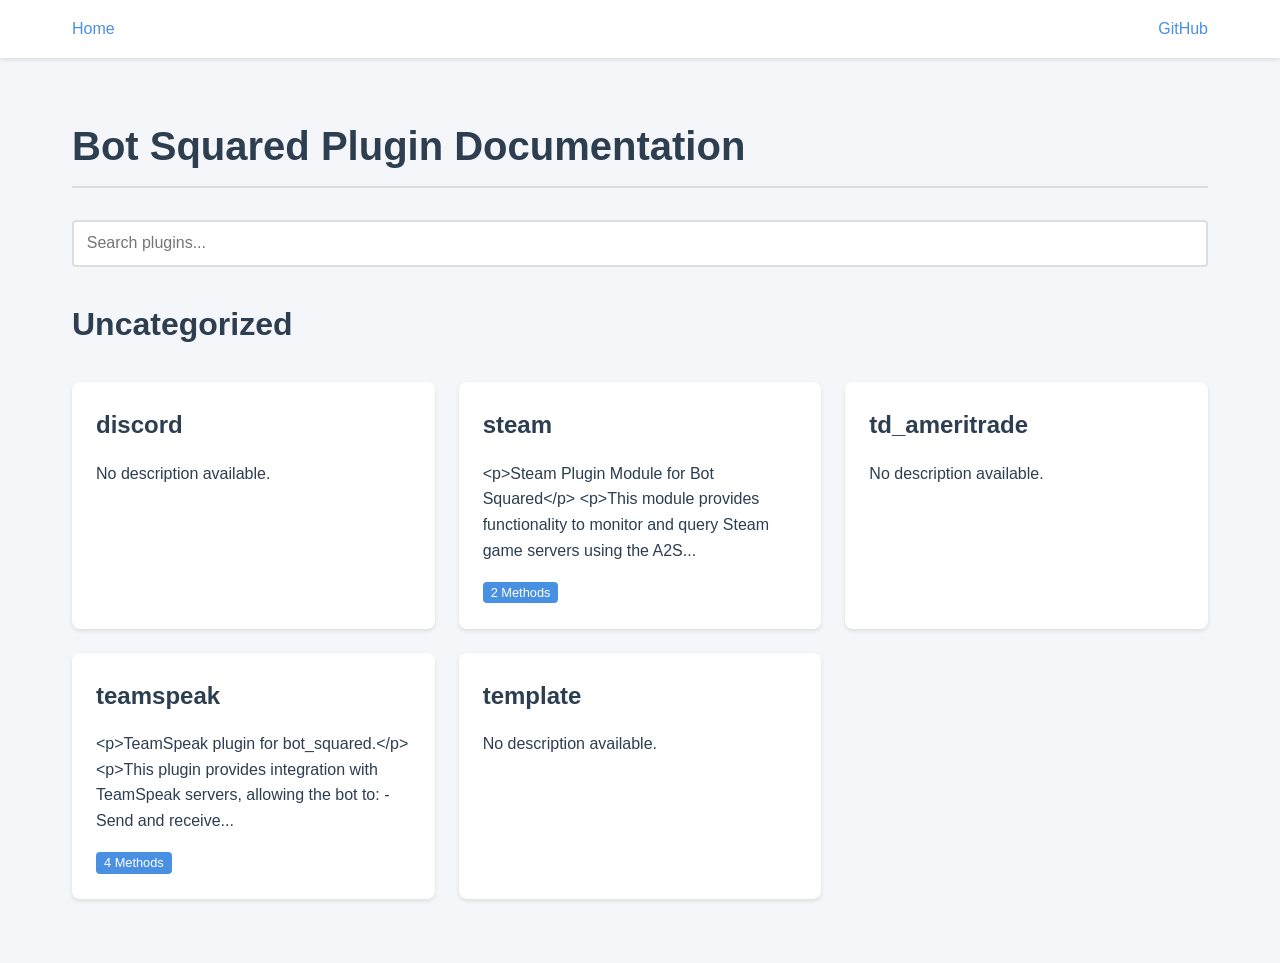
<file: docs/index.html>
<!DOCTYPE html>
<html lang="en">
<head>
    <meta charset="UTF-8">
    <meta name="viewport" content="width=device-width, initial-scale=1.0">
    <title>Bot Squared Plugin Documentation</title>
    <link rel="stylesheet" href="static/pygments.css">
    <style>
        :root {
            --primary-color: #4a90e2;
            --secondary-color: #2c3e50;
            --background-color: #f5f6fa;
            --text-color: #2c3e50;
            --border-color: #dcdde1;
            --code-background: #2f3640;
        }

        * {
            margin: 0;
            padding: 0;
            box-sizing: border-box;
        }

        body {
            font-family: -apple-system, BlinkMacSystemFont, 'Segoe UI', Roboto, Oxygen, Ubuntu, Cantarell, 'Open Sans', 'Helvetica Neue', sans-serif;
            line-height: 1.6;
            color: var(--text-color);
            background-color: var(--background-color);
        }

        .container {
            max-width: 1200px;
            margin: 0 auto;
            padding: 2rem;
        }

        header {
            background-color: white;
            box-shadow: 0 2px 4px rgba(0,0,0,0.1);
            padding: 1rem 0;
            position: sticky;
            top: 0;
            z-index: 100;
        }

        nav {
            max-width: 1200px;
            margin: 0 auto;
            padding: 0 2rem;
            display: flex;
            justify-content: space-between;
            align-items: center;
        }

        nav a {
            color: var(--primary-color);
            text-decoration: none;
            font-weight: 500;
        }

        nav a:hover {
            text-decoration: underline;
        }

        h1, h2, h3, h4, h5, h6 {
            color: var(--secondary-color);
            margin: 1.5rem 0 1rem;
        }

        h1 {
            font-size: 2.5rem;
            border-bottom: 2px solid var(--border-color);
            padding-bottom: 0.5rem;
        }

        h2 {
            font-size: 2rem;
        }

        h3 {
            font-size: 1.5rem;
        }

        p {
            margin-bottom: 1rem;
        }

        code {
            font-family: 'Fira Code', 'Courier New', Courier, monospace;
            background-color: var(--code-background);
            color: #fff;
            padding: 0.2rem 0.4rem;
            border-radius: 4px;
            font-size: 0.9em;
        }

        pre {
            background-color: var(--code-background);
            padding: 1rem;
            border-radius: 8px;
            overflow-x: auto;
            margin: 1rem 0;
        }

        .card {
            background-color: white;
            border-radius: 8px;
            box-shadow: 0 2px 4px rgba(0,0,0,0.1);
            padding: 1.5rem;
            margin-bottom: 1.5rem;
        }

        .method {
            border-left: 4px solid var(--primary-color);
            padding-left: 1rem;
            margin: 1.5rem 0;
        }

        .argument {
            margin-left: 1.5rem;
            padding: 0.5rem 0;
        }

        .search-container {
            margin: 2rem 0;
        }

        #search {
            width: 100%;
            padding: 0.8rem;
            font-size: 1rem;
            border: 2px solid var(--border-color);
            border-radius: 4px;
            outline: none;
        }

        #search:focus {
            border-color: var(--primary-color);
        }

        .plugin-grid {
            display: grid;
            grid-template-columns: repeat(auto-fill, minmax(300px, 1fr));
            gap: 1.5rem;
            margin: 2rem 0;
        }

        .plugin-card {
            background-color: white;
            border-radius: 8px;
            box-shadow: 0 2px 4px rgba(0,0,0,0.1);
            padding: 1.5rem;
            transition: transform 0.2s;
        }

        .plugin-card:hover {
            transform: translateY(-4px);
        }

        .plugin-card h3 {
            margin-top: 0;
        }

        .plugin-card p {
            color: #666;
            margin: 0.5rem 0;
        }

        table {
            width: 100%;
            border-collapse: collapse;
            margin: 1rem 0;
        }

        th, td {
            padding: 0.8rem;
            text-align: left;
            border-bottom: 1px solid var(--border-color);
        }

        th {
            background-color: #f8f9fa;
            font-weight: 600;
        }

        @media (max-width: 768px) {
            .container {
                padding: 1rem;
            }

            nav {
                padding: 0 1rem;
            }

            .plugin-grid {
                grid-template-columns: 1fr;
            }
        }
    </style>
    
</head>
<body>
    <header>
        <nav>
            <a href="index.html">Home</a>
            <div>
                <a href="https://github.com/spi3/bot_squared" target="_blank">GitHub</a>
            </div>
        </nav>
    </header>

    <div class="container">
        
<h1>Bot Squared Plugin Documentation</h1>

<div class="search-container">
    <input type="text" id="search" placeholder="Search plugins...">
</div>


<section>
    <h2>Uncategorized</h2>
    <div class="plugin-grid">
        
        <a href="plugins/discord.html" class="plugin-card" style="text-decoration: none; color: inherit;">
            <h3>discord</h3>
            No description available.
            <div style="margin-top: 1rem;">
                
                
            </div>
        </a>
        
        <a href="plugins/steam.html" class="plugin-card" style="text-decoration: none; color: inherit;">
            <h3>steam</h3>
            &lt;p&gt;Steam Plugin Module for Bot Squared&lt;/p&gt;

&lt;p&gt;This module provides functionality to monitor and query Steam game servers using the A2S...
            <div style="margin-top: 1rem;">
                
                <span class="badge" style="background-color: var(--primary-color); color: white; padding: 0.2rem 0.5rem; border-radius: 4px; font-size: 0.8em; margin-right: 0.5rem;">
                    2 Methods
                </span>
                
                
            </div>
        </a>
        
        <a href="plugins/td_ameritrade.html" class="plugin-card" style="text-decoration: none; color: inherit;">
            <h3>td_ameritrade</h3>
            No description available.
            <div style="margin-top: 1rem;">
                
                
            </div>
        </a>
        
        <a href="plugins/teamspeak.html" class="plugin-card" style="text-decoration: none; color: inherit;">
            <h3>teamspeak</h3>
            &lt;p&gt;TeamSpeak plugin for bot_squared.&lt;/p&gt;

&lt;p&gt;This plugin provides integration with TeamSpeak servers, allowing the bot to:
- Send and receive...
            <div style="margin-top: 1rem;">
                
                <span class="badge" style="background-color: var(--primary-color); color: white; padding: 0.2rem 0.5rem; border-radius: 4px; font-size: 0.8em; margin-right: 0.5rem;">
                    4 Methods
                </span>
                
                
            </div>
        </a>
        
        <a href="plugins/template.html" class="plugin-card" style="text-decoration: none; color: inherit;">
            <h3>template</h3>
            No description available.
            <div style="margin-top: 1rem;">
                
                
            </div>
        </a>
        
    </div>
</section>


    </div>

    <script>
        // Add search functionality
        document.addEventListener('DOMContentLoaded', function() {
            const searchInput = document.getElementById('search');
            if (searchInput) {
                searchInput.addEventListener('input', function(e) {
                    const searchTerm = e.target.value.toLowerCase();
                    const plugins = document.querySelectorAll('.plugin-card');
                    
                    plugins.forEach(plugin => {
                        const title = plugin.querySelector('h3').textContent.toLowerCase();
                        const description = plugin.querySelector('p').textContent.toLowerCase();
                        
                        if (title.includes(searchTerm) || description.includes(searchTerm)) {
                            plugin.style.display = '';
                        } else {
                            plugin.style.display = 'none';
                        }
                    });
                });
            }
        });
    </script>
    
</body>
</html>
</file>
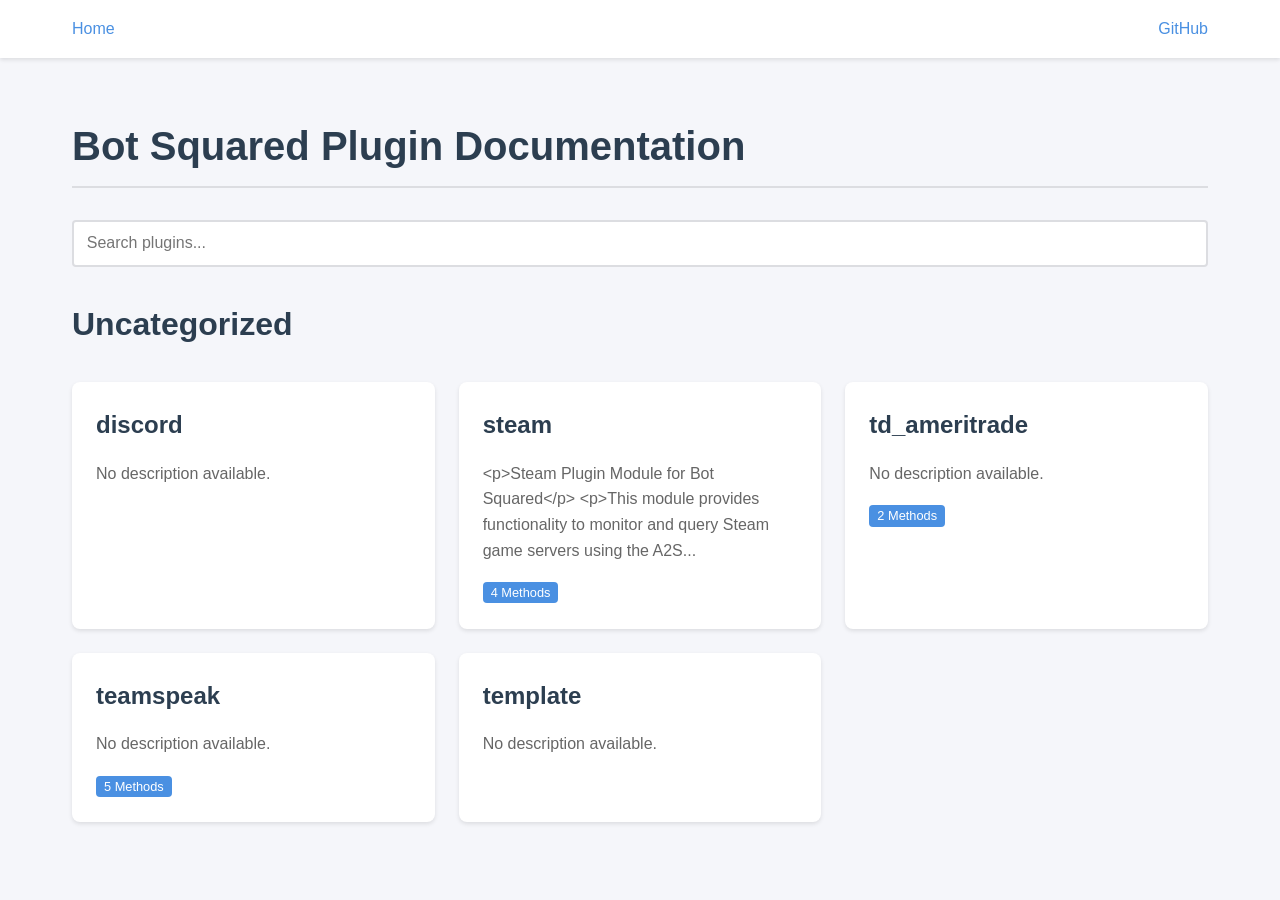
<file: documentation/plugins/index.html>
<!DOCTYPE html>
<html lang="en">
<head>
    <meta charset="UTF-8">
    <meta name="viewport" content="width=device-width, initial-scale=1.0">
    <title>Bot Squared Plugin Documentation</title>
    <link rel="stylesheet" href="static/pygments.css">
    <style>
        :root {
            --primary-color: #4a90e2;
            --secondary-color: #2c3e50;
            --background-color: #f5f6fa;
            --text-color: #2c3e50;
            --border-color: #dcdde1;
            --code-background: #2f3640;
        }

        * {
            margin: 0;
            padding: 0;
            box-sizing: border-box;
        }

        body {
            font-family: -apple-system, BlinkMacSystemFont, 'Segoe UI', Roboto, Oxygen, Ubuntu, Cantarell, 'Open Sans', 'Helvetica Neue', sans-serif;
            line-height: 1.6;
            color: var(--text-color);
            background-color: var(--background-color);
        }

        .container {
            max-width: 1200px;
            margin: 0 auto;
            padding: 2rem;
        }

        header {
            background-color: white;
            box-shadow: 0 2px 4px rgba(0,0,0,0.1);
            padding: 1rem 0;
            position: sticky;
            top: 0;
            z-index: 100;
        }

        nav {
            max-width: 1200px;
            margin: 0 auto;
            padding: 0 2rem;
            display: flex;
            justify-content: space-between;
            align-items: center;
        }

        nav a {
            color: var(--primary-color);
            text-decoration: none;
            font-weight: 500;
        }

        nav a:hover {
            text-decoration: underline;
        }

        h1, h2, h3, h4, h5, h6 {
            color: var(--secondary-color);
            margin: 1.5rem 0 1rem;
        }

        h1 {
            font-size: 2.5rem;
            border-bottom: 2px solid var(--border-color);
            padding-bottom: 0.5rem;
        }

        h2 {
            font-size: 2rem;
        }

        h3 {
            font-size: 1.5rem;
        }

        p {
            margin-bottom: 1rem;
        }

        code {
            font-family: 'Fira Code', 'Courier New', Courier, monospace;
            background-color: var(--code-background);
            color: #fff;
            padding: 0.2rem 0.4rem;
            border-radius: 4px;
            font-size: 0.9em;
        }

        pre {
            background-color: var(--code-background);
            padding: 1rem;
            border-radius: 8px;
            overflow-x: auto;
            margin: 1rem 0;
        }

        .card {
            background-color: white;
            border-radius: 8px;
            box-shadow: 0 2px 4px rgba(0,0,0,0.1);
            padding: 1.5rem;
            margin-bottom: 1.5rem;
        }

        .method {
            border-left: 4px solid var(--primary-color);
            padding-left: 1rem;
            margin: 1.5rem 0;
        }

        .argument {
            margin-left: 1.5rem;
            padding: 0.5rem 0;
        }

        .search-container {
            margin: 2rem 0;
        }

        #search {
            width: 100%;
            padding: 0.8rem;
            font-size: 1rem;
            border: 2px solid var(--border-color);
            border-radius: 4px;
            outline: none;
        }

        #search:focus {
            border-color: var(--primary-color);
        }

        .plugin-grid {
            display: grid;
            grid-template-columns: repeat(auto-fill, minmax(300px, 1fr));
            gap: 1.5rem;
            margin: 2rem 0;
        }

        .plugin-card {
            background-color: white;
            border-radius: 8px;
            box-shadow: 0 2px 4px rgba(0,0,0,0.1);
            padding: 1.5rem;
            transition: transform 0.2s;
        }

        .plugin-card:hover {
            transform: translateY(-4px);
        }

        .plugin-card h3 {
            margin-top: 0;
        }

        .plugin-card p {
            color: #666;
            margin: 0.5rem 0;
        }

        table {
            width: 100%;
            border-collapse: collapse;
            margin: 1rem 0;
        }

        th, td {
            padding: 0.8rem;
            text-align: left;
            border-bottom: 1px solid var(--border-color);
        }

        th {
            background-color: #f8f9fa;
            font-weight: 600;
        }

        @media (max-width: 768px) {
            .container {
                padding: 1rem;
            }

            nav {
                padding: 0 1rem;
            }

            .plugin-grid {
                grid-template-columns: 1fr;
            }
        }
    </style>
    
</head>
<body>
    <header>
        <nav>
            <a href="index.html">Home</a>
            <div>
                <a href="https://github.com/yourusername/bot_squared" target="_blank">GitHub</a>
            </div>
        </nav>
    </header>

    <div class="container">
        
<h1>Bot Squared Plugin Documentation</h1>

<div class="search-container">
    <input type="text" id="search" placeholder="Search plugins...">
</div>


<section>
    <h2>Uncategorized</h2>
    <div class="plugin-grid">
        
        <a href="plugins/discord.html" class="plugin-card" style="text-decoration: none; color: inherit;">
            <h3>discord</h3>
            <p>No description available.</p>
            <div style="margin-top: 1rem;">
                
                
            </div>
        </a>
        
        <a href="plugins/steam.html" class="plugin-card" style="text-decoration: none; color: inherit;">
            <h3>steam</h3>
            <p>&lt;p&gt;Steam Plugin Module for Bot Squared&lt;/p&gt;

&lt;p&gt;This module provides functionality to monitor and query Steam game servers using the A2S...</p>
            <div style="margin-top: 1rem;">
                
                <span class="badge" style="background-color: var(--primary-color); color: white; padding: 0.2rem 0.5rem; border-radius: 4px; font-size: 0.8em; margin-right: 0.5rem;">
                    4 Methods
                </span>
                
                
            </div>
        </a>
        
        <a href="plugins/td_ameritrade.html" class="plugin-card" style="text-decoration: none; color: inherit;">
            <h3>td_ameritrade</h3>
            <p>No description available.</p>
            <div style="margin-top: 1rem;">
                
                <span class="badge" style="background-color: var(--primary-color); color: white; padding: 0.2rem 0.5rem; border-radius: 4px; font-size: 0.8em; margin-right: 0.5rem;">
                    2 Methods
                </span>
                
                
            </div>
        </a>
        
        <a href="plugins/teamspeak.html" class="plugin-card" style="text-decoration: none; color: inherit;">
            <h3>teamspeak</h3>
            <p>No description available.</p>
            <div style="margin-top: 1rem;">
                
                <span class="badge" style="background-color: var(--primary-color); color: white; padding: 0.2rem 0.5rem; border-radius: 4px; font-size: 0.8em; margin-right: 0.5rem;">
                    5 Methods
                </span>
                
                
            </div>
        </a>
        
        <a href="plugins/template.html" class="plugin-card" style="text-decoration: none; color: inherit;">
            <h3>template</h3>
            <p>No description available.</p>
            <div style="margin-top: 1rem;">
                
                
            </div>
        </a>
        
    </div>
</section>


    </div>

    <script>
        // Add search functionality
        document.addEventListener('DOMContentLoaded', function() {
            const searchInput = document.getElementById('search');
            if (searchInput) {
                searchInput.addEventListener('input', function(e) {
                    const searchTerm = e.target.value.toLowerCase();
                    const plugins = document.querySelectorAll('.plugin-card');
                    
                    plugins.forEach(plugin => {
                        const title = plugin.querySelector('h3').textContent.toLowerCase();
                        const description = plugin.querySelector('p').textContent.toLowerCase();
                        
                        if (title.includes(searchTerm) || description.includes(searchTerm)) {
                            plugin.style.display = '';
                        } else {
                            plugin.style.display = 'none';
                        }
                    });
                });
            }
        });
    </script>
    
</body>
</html>
</file>
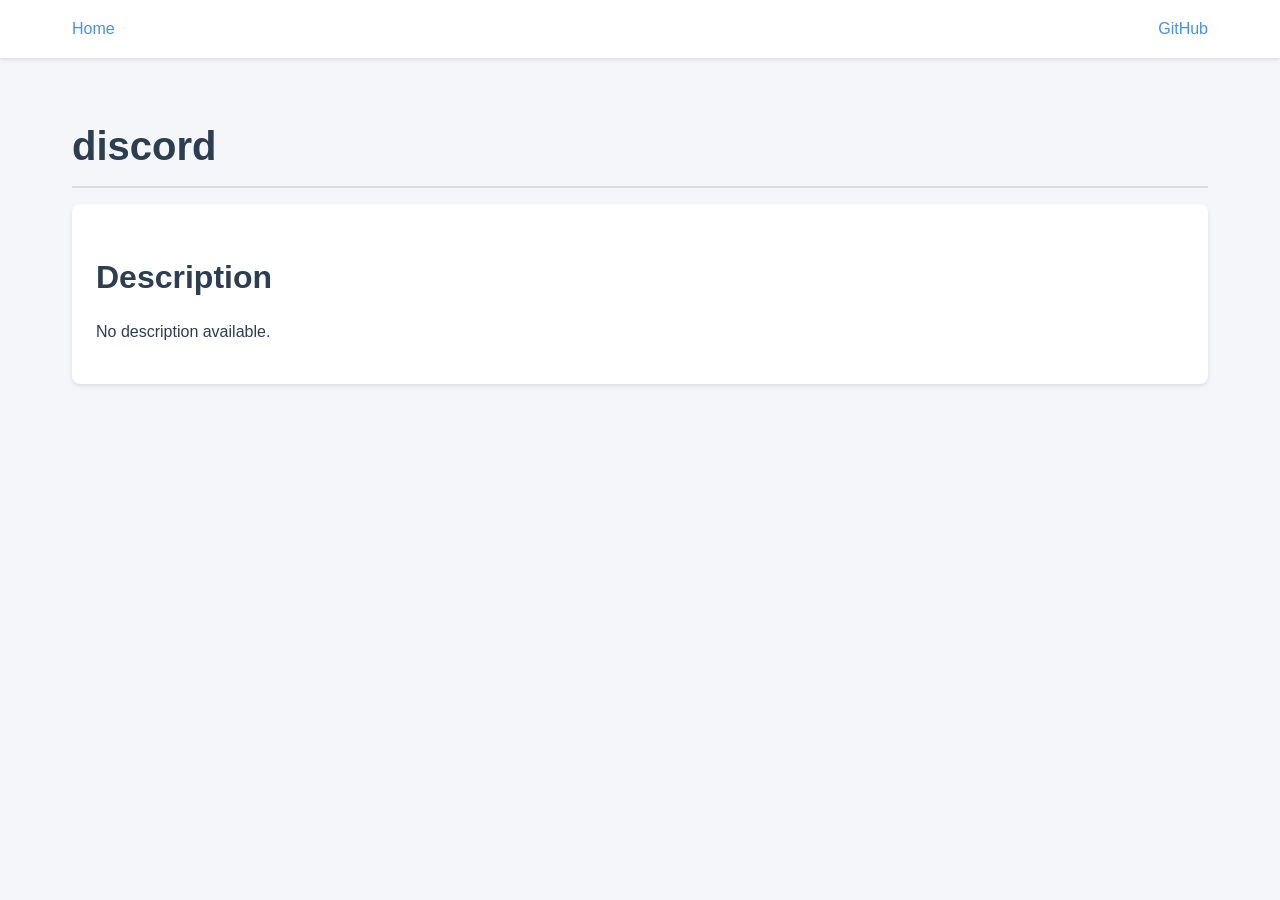
<file: docs/plugins/discord.html>
<!DOCTYPE html>
<html lang="en">
<head>
    <meta charset="UTF-8">
    <meta name="viewport" content="width=device-width, initial-scale=1.0">
    <title>discord - Bot Squared Plugin Documentation</title>
    <link rel="stylesheet" href="../static/pygments.css">
    <style>
        :root {
            --primary-color: #4a90e2;
            --secondary-color: #2c3e50;
            --background-color: #f5f6fa;
            --text-color: #2c3e50;
            --border-color: #dcdde1;
            --code-background: #2f3640;
        }

        * {
            margin: 0;
            padding: 0;
            box-sizing: border-box;
        }

        body {
            font-family: -apple-system, BlinkMacSystemFont, 'Segoe UI', Roboto, Oxygen, Ubuntu, Cantarell, 'Open Sans', 'Helvetica Neue', sans-serif;
            line-height: 1.6;
            color: var(--text-color);
            background-color: var(--background-color);
        }

        .container {
            max-width: 1200px;
            margin: 0 auto;
            padding: 2rem;
        }

        header {
            background-color: white;
            box-shadow: 0 2px 4px rgba(0,0,0,0.1);
            padding: 1rem 0;
            position: sticky;
            top: 0;
            z-index: 100;
        }

        nav {
            max-width: 1200px;
            margin: 0 auto;
            padding: 0 2rem;
            display: flex;
            justify-content: space-between;
            align-items: center;
        }

        nav a {
            color: var(--primary-color);
            text-decoration: none;
            font-weight: 500;
        }

        nav a:hover {
            text-decoration: underline;
        }

        h1, h2, h3, h4, h5, h6 {
            color: var(--secondary-color);
            margin: 1.5rem 0 1rem;
        }

        h1 {
            font-size: 2.5rem;
            border-bottom: 2px solid var(--border-color);
            padding-bottom: 0.5rem;
        }

        h2 {
            font-size: 2rem;
        }

        h3 {
            font-size: 1.5rem;
        }

        p {
            margin-bottom: 1rem;
        }

        code {
            font-family: 'Fira Code', 'Courier New', Courier, monospace;
            background-color: var(--code-background);
            color: #fff;
            padding: 0.2rem 0.4rem;
            border-radius: 4px;
            font-size: 0.9em;
        }

        pre {
            background-color: var(--code-background);
            padding: 1rem;
            border-radius: 8px;
            overflow-x: auto;
            margin: 1rem 0;
        }

        .card {
            background-color: white;
            border-radius: 8px;
            box-shadow: 0 2px 4px rgba(0,0,0,0.1);
            padding: 1.5rem;
            margin-bottom: 1.5rem;
        }

        .method {
            border-left: 4px solid var(--primary-color);
            padding-left: 1rem;
            margin: 1.5rem 0;
        }

        .argument {
            margin-left: 1.5rem;
            padding: 0.5rem 0;
        }

        .search-container {
            margin: 2rem 0;
        }

        #search {
            width: 100%;
            padding: 0.8rem;
            font-size: 1rem;
            border: 2px solid var(--border-color);
            border-radius: 4px;
            outline: none;
        }

        #search:focus {
            border-color: var(--primary-color);
        }

        .plugin-grid {
            display: grid;
            grid-template-columns: repeat(auto-fill, minmax(300px, 1fr));
            gap: 1.5rem;
            margin: 2rem 0;
        }

        .plugin-card {
            background-color: white;
            border-radius: 8px;
            box-shadow: 0 2px 4px rgba(0,0,0,0.1);
            padding: 1.5rem;
            transition: transform 0.2s;
        }

        .plugin-card:hover {
            transform: translateY(-4px);
        }

        .plugin-card h3 {
            margin-top: 0;
        }

        .plugin-card p {
            color: #666;
            margin: 0.5rem 0;
        }

        table {
            width: 100%;
            border-collapse: collapse;
            margin: 1rem 0;
        }

        th, td {
            padding: 0.8rem;
            text-align: left;
            border-bottom: 1px solid var(--border-color);
        }

        th {
            background-color: #f8f9fa;
            font-weight: 600;
        }

        @media (max-width: 768px) {
            .container {
                padding: 1rem;
            }

            nav {
                padding: 0 1rem;
            }

            .plugin-grid {
                grid-template-columns: 1fr;
            }
        }
    </style>
    
</head>
<body>
    <header>
        <nav>
            <a href="../index.html">Home</a>
            <div>
                <a href="https://github.com/spi3/bot_squared" target="_blank">GitHub</a>
            </div>
        </nav>
    </header>

    <div class="container">
        
<h1>discord</h1>

<div class="card">
    <h2>Description</h2>
    
    <p>No description available.</p>
    
</div>














    </div>

    <script>
        // Add search functionality
        document.addEventListener('DOMContentLoaded', function() {
            const searchInput = document.getElementById('search');
            if (searchInput) {
                searchInput.addEventListener('input', function(e) {
                    const searchTerm = e.target.value.toLowerCase();
                    const plugins = document.querySelectorAll('.plugin-card');
                    
                    plugins.forEach(plugin => {
                        const title = plugin.querySelector('h3').textContent.toLowerCase();
                        const description = plugin.querySelector('p').textContent.toLowerCase();
                        
                        if (title.includes(searchTerm) || description.includes(searchTerm)) {
                            plugin.style.display = '';
                        } else {
                            plugin.style.display = 'none';
                        }
                    });
                });
            }
        });
    </script>
    
</body>
</html>
</file>
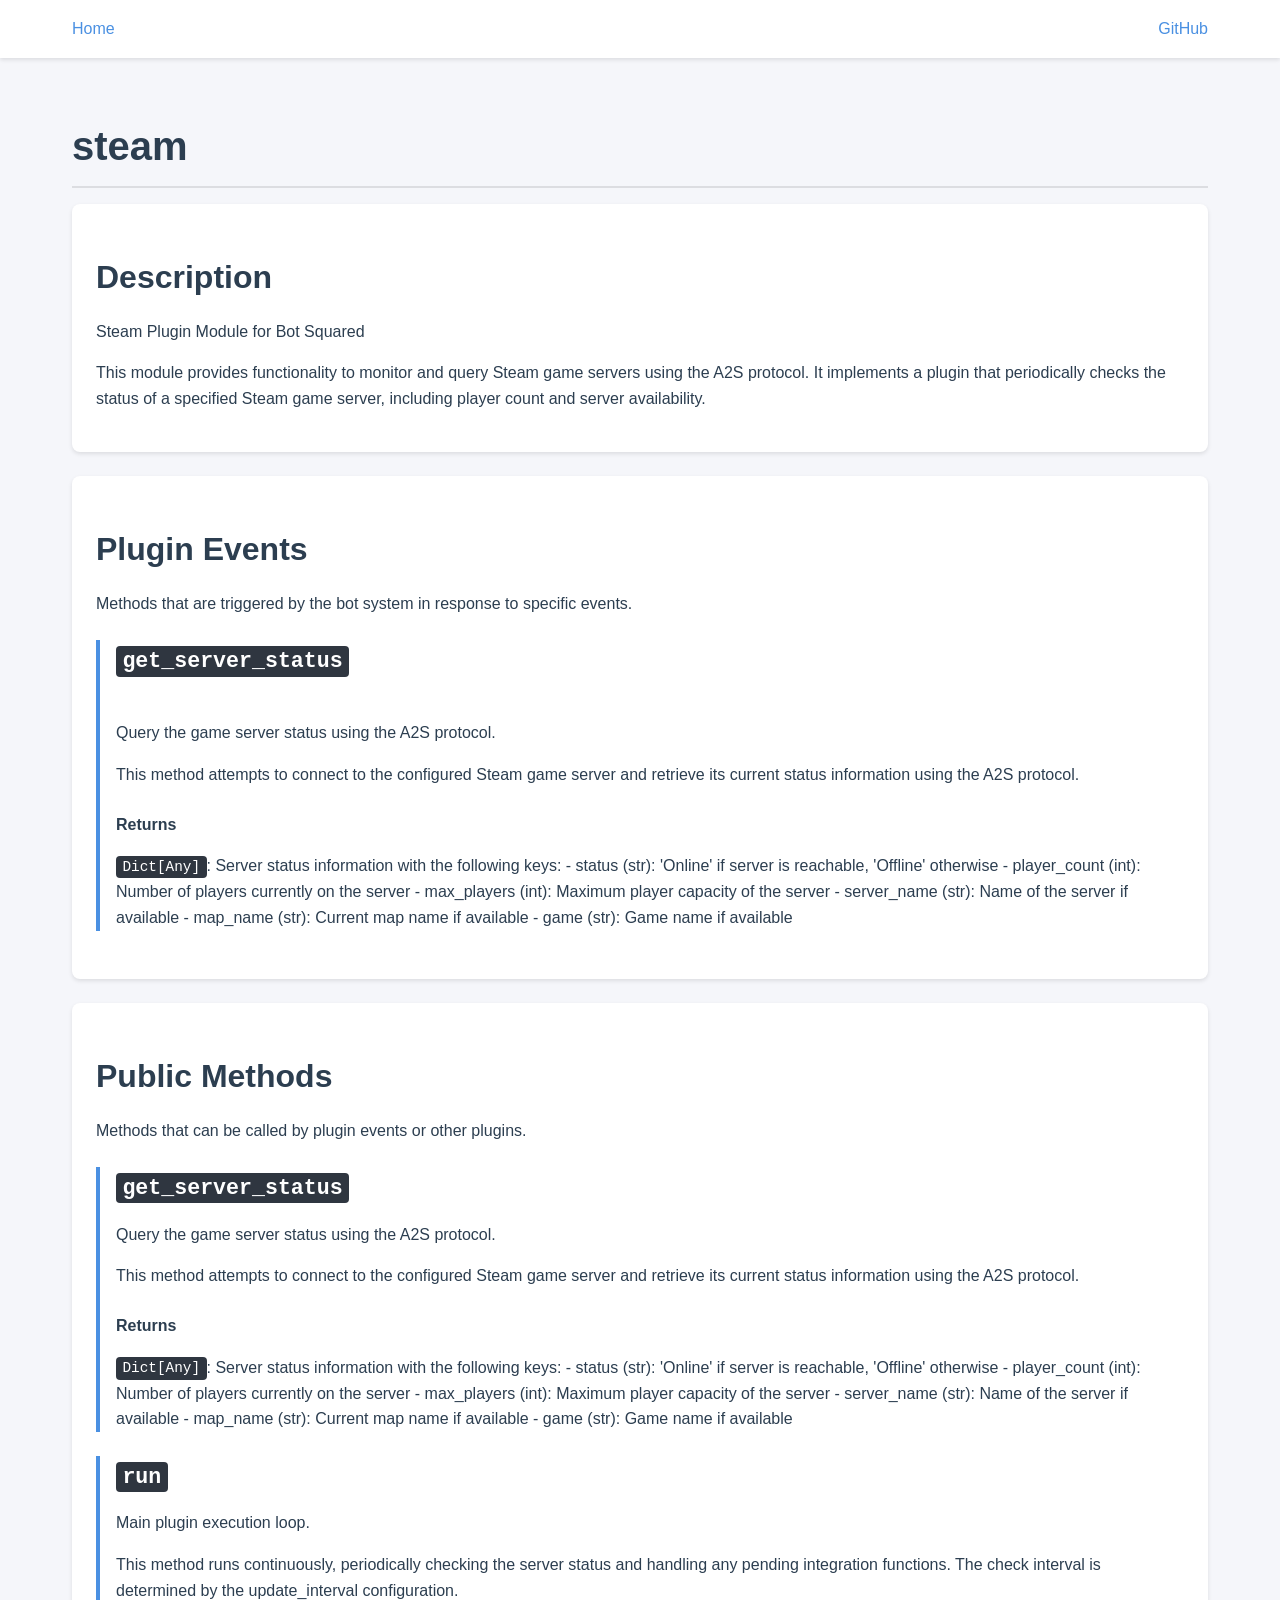
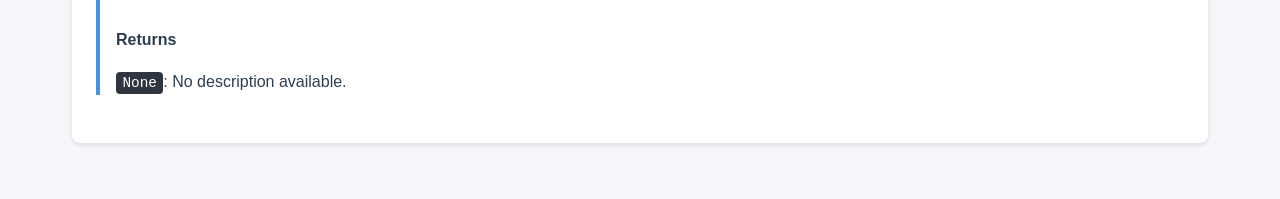
<file: docs/plugins/steam.html>
<!DOCTYPE html>
<html lang="en">
<head>
    <meta charset="UTF-8">
    <meta name="viewport" content="width=device-width, initial-scale=1.0">
    <title>steam - Bot Squared Plugin Documentation</title>
    <link rel="stylesheet" href="../static/pygments.css">
    <style>
        :root {
            --primary-color: #4a90e2;
            --secondary-color: #2c3e50;
            --background-color: #f5f6fa;
            --text-color: #2c3e50;
            --border-color: #dcdde1;
            --code-background: #2f3640;
        }

        * {
            margin: 0;
            padding: 0;
            box-sizing: border-box;
        }

        body {
            font-family: -apple-system, BlinkMacSystemFont, 'Segoe UI', Roboto, Oxygen, Ubuntu, Cantarell, 'Open Sans', 'Helvetica Neue', sans-serif;
            line-height: 1.6;
            color: var(--text-color);
            background-color: var(--background-color);
        }

        .container {
            max-width: 1200px;
            margin: 0 auto;
            padding: 2rem;
        }

        header {
            background-color: white;
            box-shadow: 0 2px 4px rgba(0,0,0,0.1);
            padding: 1rem 0;
            position: sticky;
            top: 0;
            z-index: 100;
        }

        nav {
            max-width: 1200px;
            margin: 0 auto;
            padding: 0 2rem;
            display: flex;
            justify-content: space-between;
            align-items: center;
        }

        nav a {
            color: var(--primary-color);
            text-decoration: none;
            font-weight: 500;
        }

        nav a:hover {
            text-decoration: underline;
        }

        h1, h2, h3, h4, h5, h6 {
            color: var(--secondary-color);
            margin: 1.5rem 0 1rem;
        }

        h1 {
            font-size: 2.5rem;
            border-bottom: 2px solid var(--border-color);
            padding-bottom: 0.5rem;
        }

        h2 {
            font-size: 2rem;
        }

        h3 {
            font-size: 1.5rem;
        }

        p {
            margin-bottom: 1rem;
        }

        code {
            font-family: 'Fira Code', 'Courier New', Courier, monospace;
            background-color: var(--code-background);
            color: #fff;
            padding: 0.2rem 0.4rem;
            border-radius: 4px;
            font-size: 0.9em;
        }

        pre {
            background-color: var(--code-background);
            padding: 1rem;
            border-radius: 8px;
            overflow-x: auto;
            margin: 1rem 0;
        }

        .card {
            background-color: white;
            border-radius: 8px;
            box-shadow: 0 2px 4px rgba(0,0,0,0.1);
            padding: 1.5rem;
            margin-bottom: 1.5rem;
        }

        .method {
            border-left: 4px solid var(--primary-color);
            padding-left: 1rem;
            margin: 1.5rem 0;
        }

        .argument {
            margin-left: 1.5rem;
            padding: 0.5rem 0;
        }

        .search-container {
            margin: 2rem 0;
        }

        #search {
            width: 100%;
            padding: 0.8rem;
            font-size: 1rem;
            border: 2px solid var(--border-color);
            border-radius: 4px;
            outline: none;
        }

        #search:focus {
            border-color: var(--primary-color);
        }

        .plugin-grid {
            display: grid;
            grid-template-columns: repeat(auto-fill, minmax(300px, 1fr));
            gap: 1.5rem;
            margin: 2rem 0;
        }

        .plugin-card {
            background-color: white;
            border-radius: 8px;
            box-shadow: 0 2px 4px rgba(0,0,0,0.1);
            padding: 1.5rem;
            transition: transform 0.2s;
        }

        .plugin-card:hover {
            transform: translateY(-4px);
        }

        .plugin-card h3 {
            margin-top: 0;
        }

        .plugin-card p {
            color: #666;
            margin: 0.5rem 0;
        }

        table {
            width: 100%;
            border-collapse: collapse;
            margin: 1rem 0;
        }

        th, td {
            padding: 0.8rem;
            text-align: left;
            border-bottom: 1px solid var(--border-color);
        }

        th {
            background-color: #f8f9fa;
            font-weight: 600;
        }

        @media (max-width: 768px) {
            .container {
                padding: 1rem;
            }

            nav {
                padding: 0 1rem;
            }

            .plugin-grid {
                grid-template-columns: 1fr;
            }
        }
    </style>
    
</head>
<body>
    <header>
        <nav>
            <a href="../index.html">Home</a>
            <div>
                <a href="https://github.com/spi3/bot_squared" target="_blank">GitHub</a>
            </div>
        </nav>
    </header>

    <div class="container">
        
<h1>steam</h1>

<div class="card">
    <h2>Description</h2>
    
    <p>Steam Plugin Module for Bot Squared</p>

<p>This module provides functionality to monitor and query Steam game servers using the A2S protocol.
It implements a plugin that periodically checks the status of a specified Steam game server,
including player count and server availability.</p>

    
</div>







<div class="card">
    <h2>Plugin Events</h2>
    <p class="section-description">Methods that are triggered by the bot system in response to specific events.</p>
    
    <div class="method">
        <h3><code>get_server_status</code></h3>
        <span class="badge" style="background-color: var(--accent-color); color: white; padding: 0.2rem 0.5rem; border-radius: 4px; font-size: 0.8em; margin-left: 0.5rem;">
            Plugin Event
        </span>
        <p>Query the game server status using the A2S protocol.</p>
        
        <p>This method attempts to connect to the configured Steam game server
and retrieve its current status information using the A2S protocol.</p>
        

        

        
        <h4>Returns</h4>
        <p><code>Dict[Any]</code>: Server status information with the following keys:
- status (str): &#39;Online&#39; if server is reachable, &#39;Offline&#39; otherwise
- player_count (int): Number of players currently on the server
- max_players (int): Maximum player capacity of the server
- server_name (str): Name of the server if available
- map_name (str): Current map name if available
- game (str): Game name if available</p>
        
    </div>
    
</div>



<div class="card">
    <h2>Public Methods</h2>
    <p class="section-description">Methods that can be called by plugin events or other plugins.</p>
    
    <div class="method">
        <h3><code>get_server_status</code></h3>
        <p>Query the game server status using the A2S protocol.</p>
        
        <p>This method attempts to connect to the configured Steam game server
and retrieve its current status information using the A2S protocol.</p>
        

        

        
        <h4>Returns</h4>
        <p><code>Dict[Any]</code>: Server status information with the following keys:
- status (str): &#39;Online&#39; if server is reachable, &#39;Offline&#39; otherwise
- player_count (int): Number of players currently on the server
- max_players (int): Maximum player capacity of the server
- server_name (str): Name of the server if available
- map_name (str): Current map name if available
- game (str): Game name if available</p>
        
    </div>
    
    <div class="method">
        <h3><code>run</code></h3>
        <p>Main plugin execution loop.</p>
        
        <p>This method runs continuously, periodically checking the server status
and handling any pending integration functions. The check interval is
determined by the update_interval configuration.</p>
        

        

        
        <h4>Returns</h4>
        <p><code>None</code>: No description available.</p>
        
    </div>
    
</div>






    </div>

    <script>
        // Add search functionality
        document.addEventListener('DOMContentLoaded', function() {
            const searchInput = document.getElementById('search');
            if (searchInput) {
                searchInput.addEventListener('input', function(e) {
                    const searchTerm = e.target.value.toLowerCase();
                    const plugins = document.querySelectorAll('.plugin-card');
                    
                    plugins.forEach(plugin => {
                        const title = plugin.querySelector('h3').textContent.toLowerCase();
                        const description = plugin.querySelector('p').textContent.toLowerCase();
                        
                        if (title.includes(searchTerm) || description.includes(searchTerm)) {
                            plugin.style.display = '';
                        } else {
                            plugin.style.display = 'none';
                        }
                    });
                });
            }
        });
    </script>
    
</body>
</html>
</file>
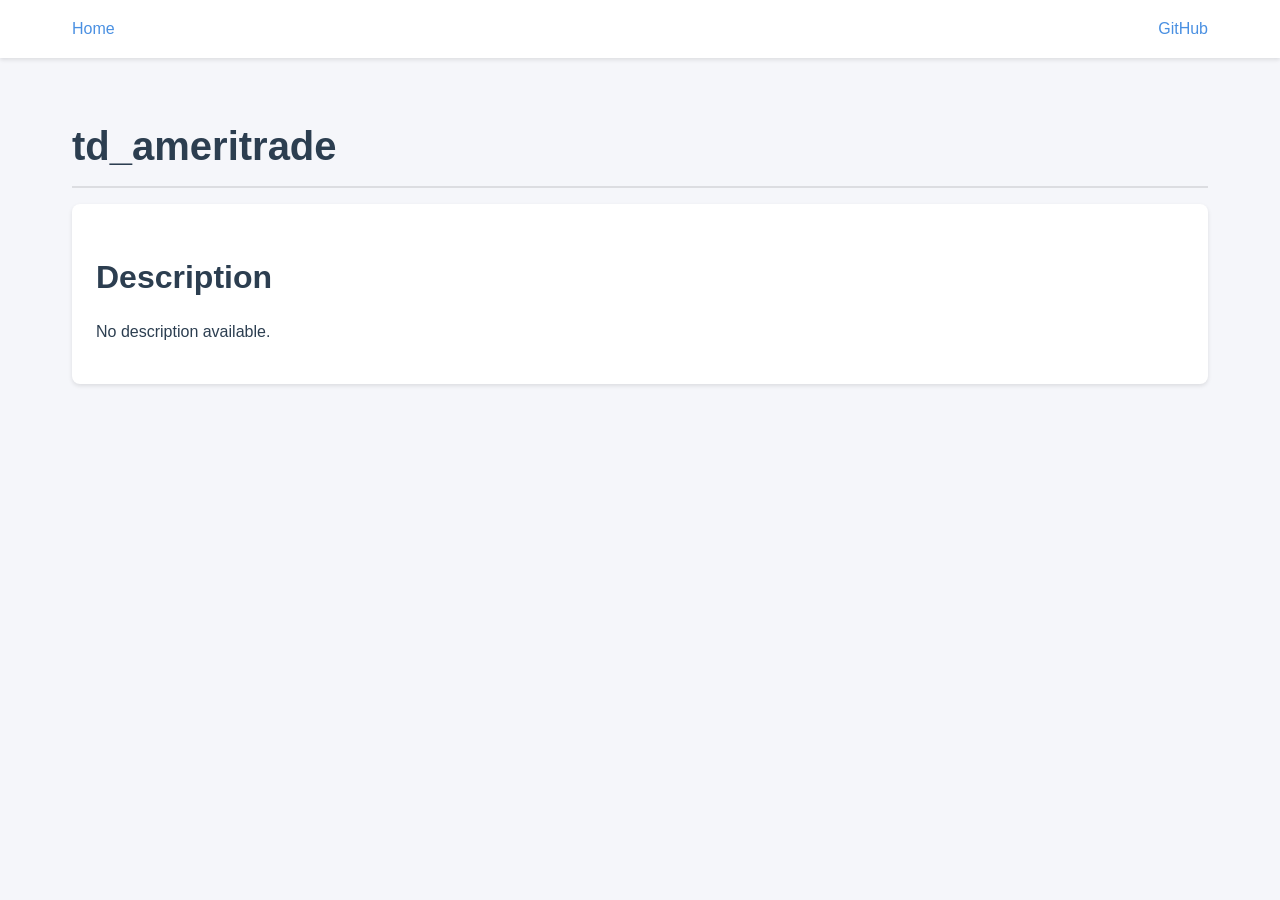
<file: docs/plugins/td_ameritrade.html>
<!DOCTYPE html>
<html lang="en">
<head>
    <meta charset="UTF-8">
    <meta name="viewport" content="width=device-width, initial-scale=1.0">
    <title>td_ameritrade - Bot Squared Plugin Documentation</title>
    <link rel="stylesheet" href="../static/pygments.css">
    <style>
        :root {
            --primary-color: #4a90e2;
            --secondary-color: #2c3e50;
            --background-color: #f5f6fa;
            --text-color: #2c3e50;
            --border-color: #dcdde1;
            --code-background: #2f3640;
        }

        * {
            margin: 0;
            padding: 0;
            box-sizing: border-box;
        }

        body {
            font-family: -apple-system, BlinkMacSystemFont, 'Segoe UI', Roboto, Oxygen, Ubuntu, Cantarell, 'Open Sans', 'Helvetica Neue', sans-serif;
            line-height: 1.6;
            color: var(--text-color);
            background-color: var(--background-color);
        }

        .container {
            max-width: 1200px;
            margin: 0 auto;
            padding: 2rem;
        }

        header {
            background-color: white;
            box-shadow: 0 2px 4px rgba(0,0,0,0.1);
            padding: 1rem 0;
            position: sticky;
            top: 0;
            z-index: 100;
        }

        nav {
            max-width: 1200px;
            margin: 0 auto;
            padding: 0 2rem;
            display: flex;
            justify-content: space-between;
            align-items: center;
        }

        nav a {
            color: var(--primary-color);
            text-decoration: none;
            font-weight: 500;
        }

        nav a:hover {
            text-decoration: underline;
        }

        h1, h2, h3, h4, h5, h6 {
            color: var(--secondary-color);
            margin: 1.5rem 0 1rem;
        }

        h1 {
            font-size: 2.5rem;
            border-bottom: 2px solid var(--border-color);
            padding-bottom: 0.5rem;
        }

        h2 {
            font-size: 2rem;
        }

        h3 {
            font-size: 1.5rem;
        }

        p {
            margin-bottom: 1rem;
        }

        code {
            font-family: 'Fira Code', 'Courier New', Courier, monospace;
            background-color: var(--code-background);
            color: #fff;
            padding: 0.2rem 0.4rem;
            border-radius: 4px;
            font-size: 0.9em;
        }

        pre {
            background-color: var(--code-background);
            padding: 1rem;
            border-radius: 8px;
            overflow-x: auto;
            margin: 1rem 0;
        }

        .card {
            background-color: white;
            border-radius: 8px;
            box-shadow: 0 2px 4px rgba(0,0,0,0.1);
            padding: 1.5rem;
            margin-bottom: 1.5rem;
        }

        .method {
            border-left: 4px solid var(--primary-color);
            padding-left: 1rem;
            margin: 1.5rem 0;
        }

        .argument {
            margin-left: 1.5rem;
            padding: 0.5rem 0;
        }

        .search-container {
            margin: 2rem 0;
        }

        #search {
            width: 100%;
            padding: 0.8rem;
            font-size: 1rem;
            border: 2px solid var(--border-color);
            border-radius: 4px;
            outline: none;
        }

        #search:focus {
            border-color: var(--primary-color);
        }

        .plugin-grid {
            display: grid;
            grid-template-columns: repeat(auto-fill, minmax(300px, 1fr));
            gap: 1.5rem;
            margin: 2rem 0;
        }

        .plugin-card {
            background-color: white;
            border-radius: 8px;
            box-shadow: 0 2px 4px rgba(0,0,0,0.1);
            padding: 1.5rem;
            transition: transform 0.2s;
        }

        .plugin-card:hover {
            transform: translateY(-4px);
        }

        .plugin-card h3 {
            margin-top: 0;
        }

        .plugin-card p {
            color: #666;
            margin: 0.5rem 0;
        }

        table {
            width: 100%;
            border-collapse: collapse;
            margin: 1rem 0;
        }

        th, td {
            padding: 0.8rem;
            text-align: left;
            border-bottom: 1px solid var(--border-color);
        }

        th {
            background-color: #f8f9fa;
            font-weight: 600;
        }

        @media (max-width: 768px) {
            .container {
                padding: 1rem;
            }

            nav {
                padding: 0 1rem;
            }

            .plugin-grid {
                grid-template-columns: 1fr;
            }
        }
    </style>
    
</head>
<body>
    <header>
        <nav>
            <a href="../index.html">Home</a>
            <div>
                <a href="https://github.com/spi3/bot_squared" target="_blank">GitHub</a>
            </div>
        </nav>
    </header>

    <div class="container">
        
<h1>td_ameritrade</h1>

<div class="card">
    <h2>Description</h2>
    
    <p>No description available.</p>
    
</div>














    </div>

    <script>
        // Add search functionality
        document.addEventListener('DOMContentLoaded', function() {
            const searchInput = document.getElementById('search');
            if (searchInput) {
                searchInput.addEventListener('input', function(e) {
                    const searchTerm = e.target.value.toLowerCase();
                    const plugins = document.querySelectorAll('.plugin-card');
                    
                    plugins.forEach(plugin => {
                        const title = plugin.querySelector('h3').textContent.toLowerCase();
                        const description = plugin.querySelector('p').textContent.toLowerCase();
                        
                        if (title.includes(searchTerm) || description.includes(searchTerm)) {
                            plugin.style.display = '';
                        } else {
                            plugin.style.display = 'none';
                        }
                    });
                });
            }
        });
    </script>
    
</body>
</html>
</file>
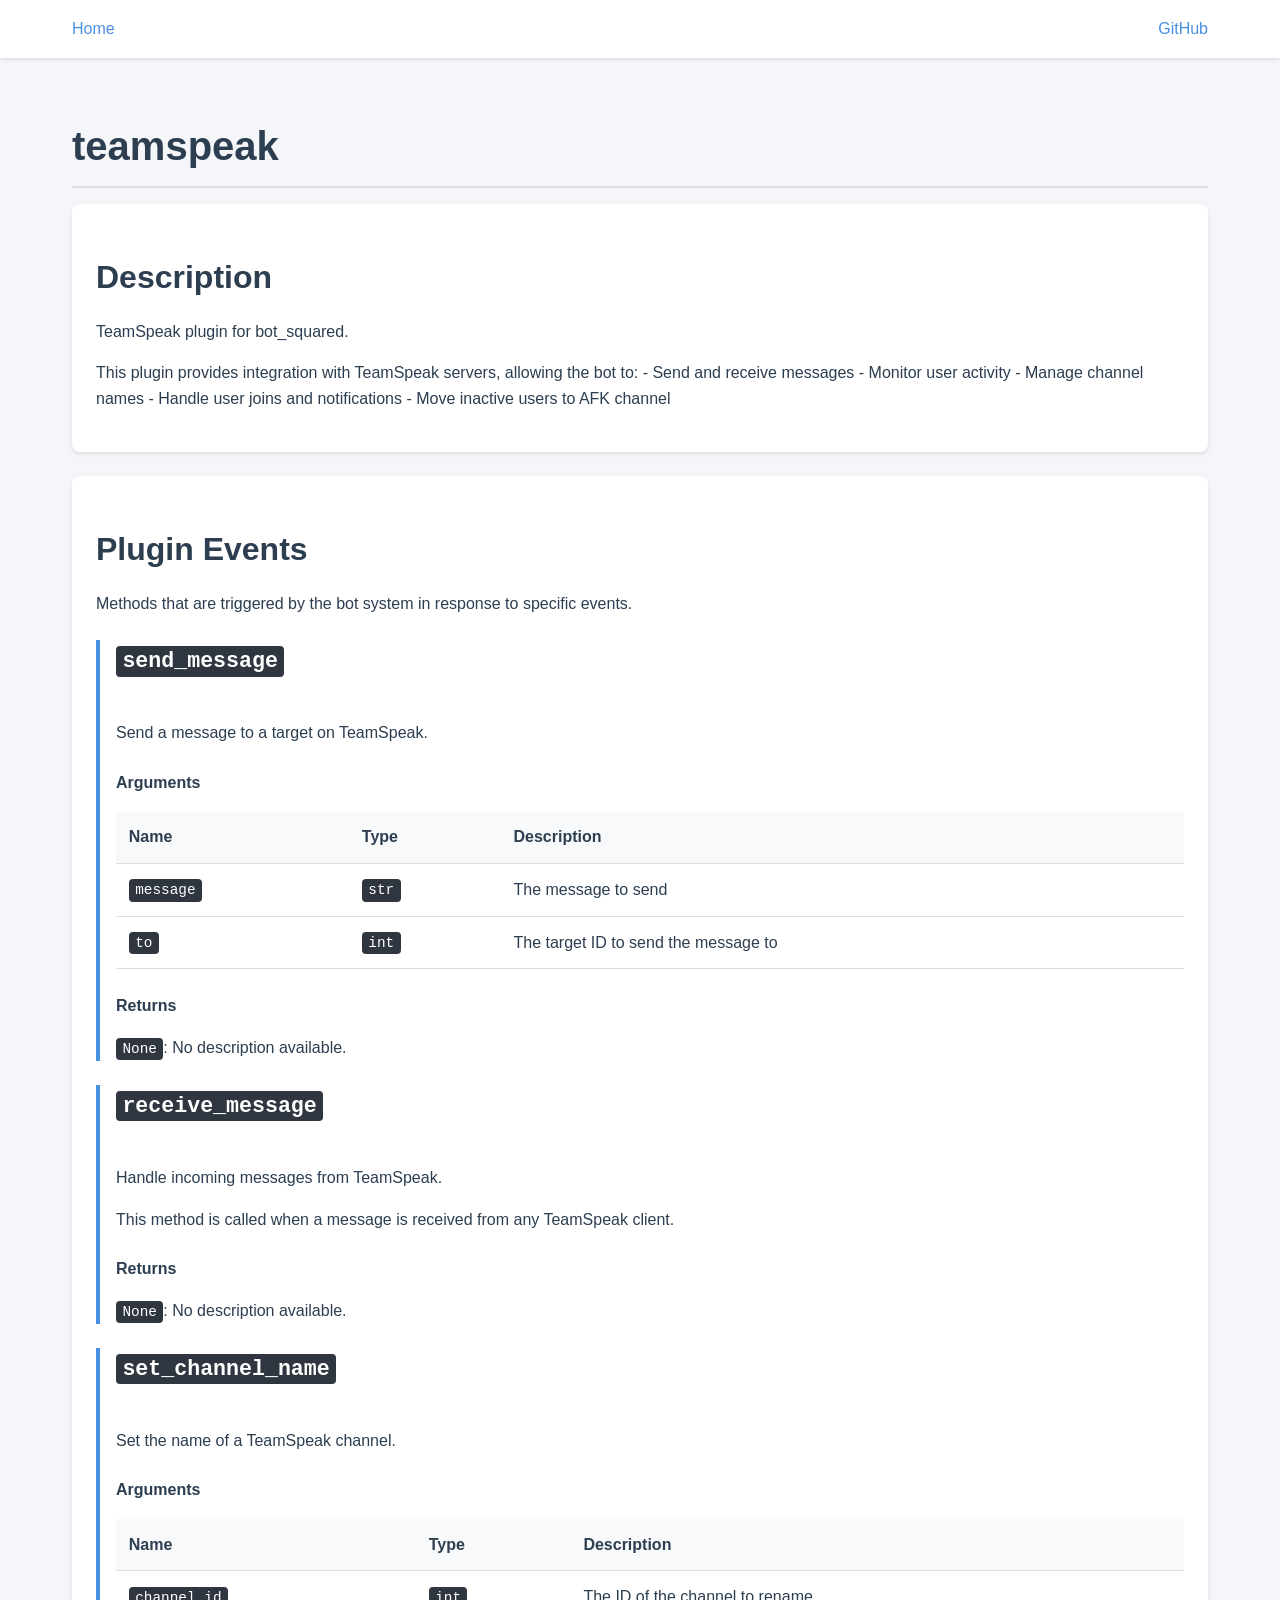
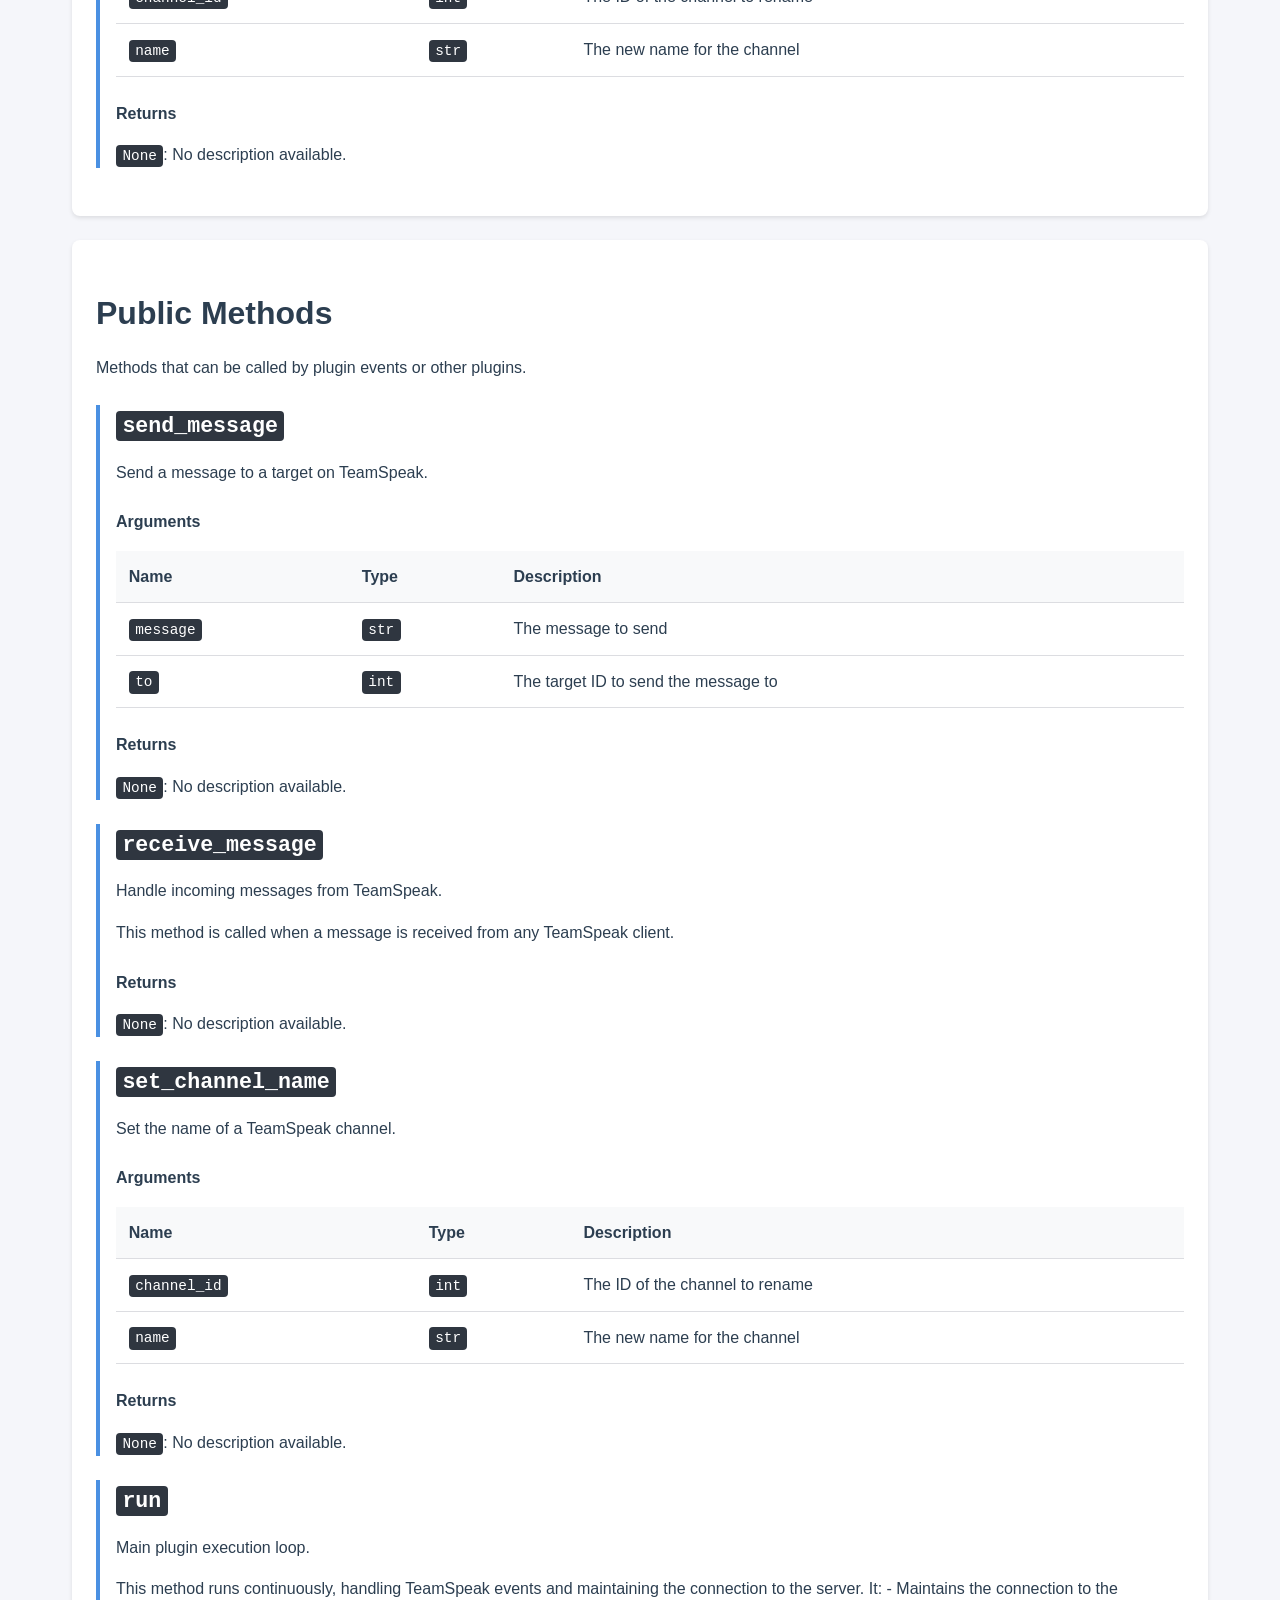
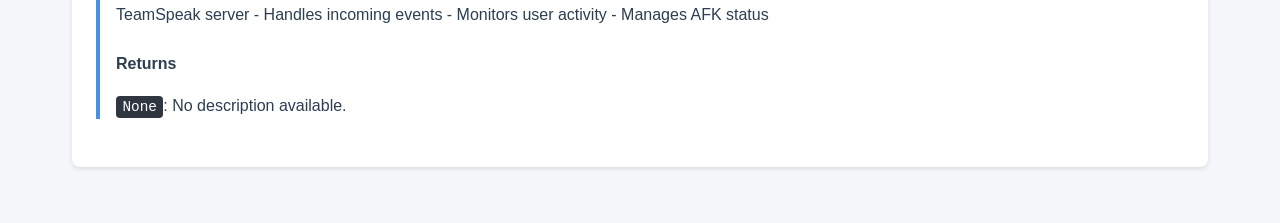
<file: docs/plugins/teamspeak.html>
<!DOCTYPE html>
<html lang="en">
<head>
    <meta charset="UTF-8">
    <meta name="viewport" content="width=device-width, initial-scale=1.0">
    <title>teamspeak - Bot Squared Plugin Documentation</title>
    <link rel="stylesheet" href="../static/pygments.css">
    <style>
        :root {
            --primary-color: #4a90e2;
            --secondary-color: #2c3e50;
            --background-color: #f5f6fa;
            --text-color: #2c3e50;
            --border-color: #dcdde1;
            --code-background: #2f3640;
        }

        * {
            margin: 0;
            padding: 0;
            box-sizing: border-box;
        }

        body {
            font-family: -apple-system, BlinkMacSystemFont, 'Segoe UI', Roboto, Oxygen, Ubuntu, Cantarell, 'Open Sans', 'Helvetica Neue', sans-serif;
            line-height: 1.6;
            color: var(--text-color);
            background-color: var(--background-color);
        }

        .container {
            max-width: 1200px;
            margin: 0 auto;
            padding: 2rem;
        }

        header {
            background-color: white;
            box-shadow: 0 2px 4px rgba(0,0,0,0.1);
            padding: 1rem 0;
            position: sticky;
            top: 0;
            z-index: 100;
        }

        nav {
            max-width: 1200px;
            margin: 0 auto;
            padding: 0 2rem;
            display: flex;
            justify-content: space-between;
            align-items: center;
        }

        nav a {
            color: var(--primary-color);
            text-decoration: none;
            font-weight: 500;
        }

        nav a:hover {
            text-decoration: underline;
        }

        h1, h2, h3, h4, h5, h6 {
            color: var(--secondary-color);
            margin: 1.5rem 0 1rem;
        }

        h1 {
            font-size: 2.5rem;
            border-bottom: 2px solid var(--border-color);
            padding-bottom: 0.5rem;
        }

        h2 {
            font-size: 2rem;
        }

        h3 {
            font-size: 1.5rem;
        }

        p {
            margin-bottom: 1rem;
        }

        code {
            font-family: 'Fira Code', 'Courier New', Courier, monospace;
            background-color: var(--code-background);
            color: #fff;
            padding: 0.2rem 0.4rem;
            border-radius: 4px;
            font-size: 0.9em;
        }

        pre {
            background-color: var(--code-background);
            padding: 1rem;
            border-radius: 8px;
            overflow-x: auto;
            margin: 1rem 0;
        }

        .card {
            background-color: white;
            border-radius: 8px;
            box-shadow: 0 2px 4px rgba(0,0,0,0.1);
            padding: 1.5rem;
            margin-bottom: 1.5rem;
        }

        .method {
            border-left: 4px solid var(--primary-color);
            padding-left: 1rem;
            margin: 1.5rem 0;
        }

        .argument {
            margin-left: 1.5rem;
            padding: 0.5rem 0;
        }

        .search-container {
            margin: 2rem 0;
        }

        #search {
            width: 100%;
            padding: 0.8rem;
            font-size: 1rem;
            border: 2px solid var(--border-color);
            border-radius: 4px;
            outline: none;
        }

        #search:focus {
            border-color: var(--primary-color);
        }

        .plugin-grid {
            display: grid;
            grid-template-columns: repeat(auto-fill, minmax(300px, 1fr));
            gap: 1.5rem;
            margin: 2rem 0;
        }

        .plugin-card {
            background-color: white;
            border-radius: 8px;
            box-shadow: 0 2px 4px rgba(0,0,0,0.1);
            padding: 1.5rem;
            transition: transform 0.2s;
        }

        .plugin-card:hover {
            transform: translateY(-4px);
        }

        .plugin-card h3 {
            margin-top: 0;
        }

        .plugin-card p {
            color: #666;
            margin: 0.5rem 0;
        }

        table {
            width: 100%;
            border-collapse: collapse;
            margin: 1rem 0;
        }

        th, td {
            padding: 0.8rem;
            text-align: left;
            border-bottom: 1px solid var(--border-color);
        }

        th {
            background-color: #f8f9fa;
            font-weight: 600;
        }

        @media (max-width: 768px) {
            .container {
                padding: 1rem;
            }

            nav {
                padding: 0 1rem;
            }

            .plugin-grid {
                grid-template-columns: 1fr;
            }
        }
    </style>
    
</head>
<body>
    <header>
        <nav>
            <a href="../index.html">Home</a>
            <div>
                <a href="https://github.com/spi3/bot_squared" target="_blank">GitHub</a>
            </div>
        </nav>
    </header>

    <div class="container">
        
<h1>teamspeak</h1>

<div class="card">
    <h2>Description</h2>
    
    <p>TeamSpeak plugin for bot_squared.</p>

<p>This plugin provides integration with TeamSpeak servers, allowing the bot to:
- Send and receive messages
- Monitor user activity
- Manage channel names
- Handle user joins and notifications
- Move inactive users to AFK channel</p>

    
</div>







<div class="card">
    <h2>Plugin Events</h2>
    <p class="section-description">Methods that are triggered by the bot system in response to specific events.</p>
    
    <div class="method">
        <h3><code>send_message</code></h3>
        <span class="badge" style="background-color: var(--accent-color); color: white; padding: 0.2rem 0.5rem; border-radius: 4px; font-size: 0.8em; margin-left: 0.5rem;">
            Plugin Event
        </span>
        <p>Send a message to a target on TeamSpeak.</p>
        

        
        <h4>Arguments</h4>
        <table>
            <thead>
                <tr>
                    <th>Name</th>
                    <th>Type</th>
                    <th>Description</th>
                </tr>
            </thead>
            <tbody>
                
                <tr>
                    <td><code>message</code></td>
                    <td><code>str</code></td>
                    <td>The message to send</td>
                </tr>
                
                <tr>
                    <td><code>to</code></td>
                    <td><code>int</code></td>
                    <td>The target ID to send the message to</td>
                </tr>
                
            </tbody>
        </table>
        

        
        <h4>Returns</h4>
        <p><code>None</code>: No description available.</p>
        
    </div>
    
    <div class="method">
        <h3><code>receive_message</code></h3>
        <span class="badge" style="background-color: var(--accent-color); color: white; padding: 0.2rem 0.5rem; border-radius: 4px; font-size: 0.8em; margin-left: 0.5rem;">
            Plugin Event
        </span>
        <p>Handle incoming messages from TeamSpeak.</p>
        
        <p>This method is called when a message is received from any TeamSpeak client.</p>
        

        

        
        <h4>Returns</h4>
        <p><code>None</code>: No description available.</p>
        
    </div>
    
    <div class="method">
        <h3><code>set_channel_name</code></h3>
        <span class="badge" style="background-color: var(--accent-color); color: white; padding: 0.2rem 0.5rem; border-radius: 4px; font-size: 0.8em; margin-left: 0.5rem;">
            Plugin Event
        </span>
        <p>Set the name of a TeamSpeak channel.</p>
        

        
        <h4>Arguments</h4>
        <table>
            <thead>
                <tr>
                    <th>Name</th>
                    <th>Type</th>
                    <th>Description</th>
                </tr>
            </thead>
            <tbody>
                
                <tr>
                    <td><code>channel_id</code></td>
                    <td><code>int</code></td>
                    <td>The ID of the channel to rename</td>
                </tr>
                
                <tr>
                    <td><code>name</code></td>
                    <td><code>str</code></td>
                    <td>The new name for the channel</td>
                </tr>
                
            </tbody>
        </table>
        

        
        <h4>Returns</h4>
        <p><code>None</code>: No description available.</p>
        
    </div>
    
</div>



<div class="card">
    <h2>Public Methods</h2>
    <p class="section-description">Methods that can be called by plugin events or other plugins.</p>
    
    <div class="method">
        <h3><code>send_message</code></h3>
        <p>Send a message to a target on TeamSpeak.</p>
        

        
        <h4>Arguments</h4>
        <table>
            <thead>
                <tr>
                    <th>Name</th>
                    <th>Type</th>
                    <th>Description</th>
                </tr>
            </thead>
            <tbody>
                
                <tr>
                    <td><code>message</code></td>
                    <td><code>str</code></td>
                    <td>The message to send</td>
                </tr>
                
                <tr>
                    <td><code>to</code></td>
                    <td><code>int</code></td>
                    <td>The target ID to send the message to</td>
                </tr>
                
            </tbody>
        </table>
        

        
        <h4>Returns</h4>
        <p><code>None</code>: No description available.</p>
        
    </div>
    
    <div class="method">
        <h3><code>receive_message</code></h3>
        <p>Handle incoming messages from TeamSpeak.</p>
        
        <p>This method is called when a message is received from any TeamSpeak client.</p>
        

        

        
        <h4>Returns</h4>
        <p><code>None</code>: No description available.</p>
        
    </div>
    
    <div class="method">
        <h3><code>set_channel_name</code></h3>
        <p>Set the name of a TeamSpeak channel.</p>
        

        
        <h4>Arguments</h4>
        <table>
            <thead>
                <tr>
                    <th>Name</th>
                    <th>Type</th>
                    <th>Description</th>
                </tr>
            </thead>
            <tbody>
                
                <tr>
                    <td><code>channel_id</code></td>
                    <td><code>int</code></td>
                    <td>The ID of the channel to rename</td>
                </tr>
                
                <tr>
                    <td><code>name</code></td>
                    <td><code>str</code></td>
                    <td>The new name for the channel</td>
                </tr>
                
            </tbody>
        </table>
        

        
        <h4>Returns</h4>
        <p><code>None</code>: No description available.</p>
        
    </div>
    
    <div class="method">
        <h3><code>run</code></h3>
        <p>Main plugin execution loop.</p>
        
        <p>This method runs continuously, handling TeamSpeak events and maintaining
the connection to the server. It:
- Maintains the connection to the TeamSpeak server
- Handles incoming events
- Monitors user activity
- Manages AFK status</p>
        

        

        
        <h4>Returns</h4>
        <p><code>None</code>: No description available.</p>
        
    </div>
    
</div>






    </div>

    <script>
        // Add search functionality
        document.addEventListener('DOMContentLoaded', function() {
            const searchInput = document.getElementById('search');
            if (searchInput) {
                searchInput.addEventListener('input', function(e) {
                    const searchTerm = e.target.value.toLowerCase();
                    const plugins = document.querySelectorAll('.plugin-card');
                    
                    plugins.forEach(plugin => {
                        const title = plugin.querySelector('h3').textContent.toLowerCase();
                        const description = plugin.querySelector('p').textContent.toLowerCase();
                        
                        if (title.includes(searchTerm) || description.includes(searchTerm)) {
                            plugin.style.display = '';
                        } else {
                            plugin.style.display = 'none';
                        }
                    });
                });
            }
        });
    </script>
    
</body>
</html>
</file>
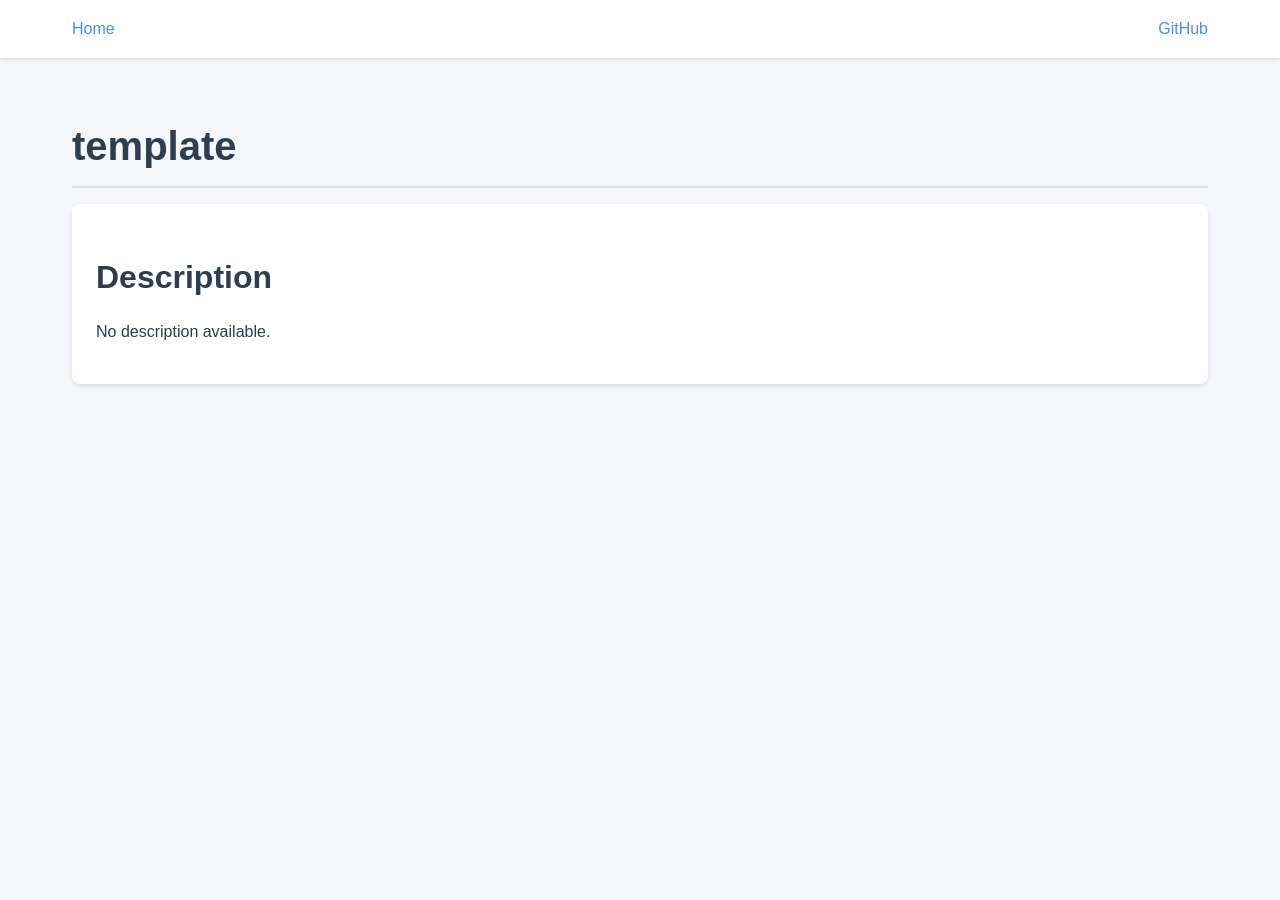
<file: docs/plugins/template.html>
<!DOCTYPE html>
<html lang="en">
<head>
    <meta charset="UTF-8">
    <meta name="viewport" content="width=device-width, initial-scale=1.0">
    <title>template - Bot Squared Plugin Documentation</title>
    <link rel="stylesheet" href="../static/pygments.css">
    <style>
        :root {
            --primary-color: #4a90e2;
            --secondary-color: #2c3e50;
            --background-color: #f5f6fa;
            --text-color: #2c3e50;
            --border-color: #dcdde1;
            --code-background: #2f3640;
        }

        * {
            margin: 0;
            padding: 0;
            box-sizing: border-box;
        }

        body {
            font-family: -apple-system, BlinkMacSystemFont, 'Segoe UI', Roboto, Oxygen, Ubuntu, Cantarell, 'Open Sans', 'Helvetica Neue', sans-serif;
            line-height: 1.6;
            color: var(--text-color);
            background-color: var(--background-color);
        }

        .container {
            max-width: 1200px;
            margin: 0 auto;
            padding: 2rem;
        }

        header {
            background-color: white;
            box-shadow: 0 2px 4px rgba(0,0,0,0.1);
            padding: 1rem 0;
            position: sticky;
            top: 0;
            z-index: 100;
        }

        nav {
            max-width: 1200px;
            margin: 0 auto;
            padding: 0 2rem;
            display: flex;
            justify-content: space-between;
            align-items: center;
        }

        nav a {
            color: var(--primary-color);
            text-decoration: none;
            font-weight: 500;
        }

        nav a:hover {
            text-decoration: underline;
        }

        h1, h2, h3, h4, h5, h6 {
            color: var(--secondary-color);
            margin: 1.5rem 0 1rem;
        }

        h1 {
            font-size: 2.5rem;
            border-bottom: 2px solid var(--border-color);
            padding-bottom: 0.5rem;
        }

        h2 {
            font-size: 2rem;
        }

        h3 {
            font-size: 1.5rem;
        }

        p {
            margin-bottom: 1rem;
        }

        code {
            font-family: 'Fira Code', 'Courier New', Courier, monospace;
            background-color: var(--code-background);
            color: #fff;
            padding: 0.2rem 0.4rem;
            border-radius: 4px;
            font-size: 0.9em;
        }

        pre {
            background-color: var(--code-background);
            padding: 1rem;
            border-radius: 8px;
            overflow-x: auto;
            margin: 1rem 0;
        }

        .card {
            background-color: white;
            border-radius: 8px;
            box-shadow: 0 2px 4px rgba(0,0,0,0.1);
            padding: 1.5rem;
            margin-bottom: 1.5rem;
        }

        .method {
            border-left: 4px solid var(--primary-color);
            padding-left: 1rem;
            margin: 1.5rem 0;
        }

        .argument {
            margin-left: 1.5rem;
            padding: 0.5rem 0;
        }

        .search-container {
            margin: 2rem 0;
        }

        #search {
            width: 100%;
            padding: 0.8rem;
            font-size: 1rem;
            border: 2px solid var(--border-color);
            border-radius: 4px;
            outline: none;
        }

        #search:focus {
            border-color: var(--primary-color);
        }

        .plugin-grid {
            display: grid;
            grid-template-columns: repeat(auto-fill, minmax(300px, 1fr));
            gap: 1.5rem;
            margin: 2rem 0;
        }

        .plugin-card {
            background-color: white;
            border-radius: 8px;
            box-shadow: 0 2px 4px rgba(0,0,0,0.1);
            padding: 1.5rem;
            transition: transform 0.2s;
        }

        .plugin-card:hover {
            transform: translateY(-4px);
        }

        .plugin-card h3 {
            margin-top: 0;
        }

        .plugin-card p {
            color: #666;
            margin: 0.5rem 0;
        }

        table {
            width: 100%;
            border-collapse: collapse;
            margin: 1rem 0;
        }

        th, td {
            padding: 0.8rem;
            text-align: left;
            border-bottom: 1px solid var(--border-color);
        }

        th {
            background-color: #f8f9fa;
            font-weight: 600;
        }

        @media (max-width: 768px) {
            .container {
                padding: 1rem;
            }

            nav {
                padding: 0 1rem;
            }

            .plugin-grid {
                grid-template-columns: 1fr;
            }
        }
    </style>
    
</head>
<body>
    <header>
        <nav>
            <a href="../index.html">Home</a>
            <div>
                <a href="https://github.com/spi3/bot_squared" target="_blank">GitHub</a>
            </div>
        </nav>
    </header>

    <div class="container">
        
<h1>template</h1>

<div class="card">
    <h2>Description</h2>
    
    <p>No description available.</p>
    
</div>














    </div>

    <script>
        // Add search functionality
        document.addEventListener('DOMContentLoaded', function() {
            const searchInput = document.getElementById('search');
            if (searchInput) {
                searchInput.addEventListener('input', function(e) {
                    const searchTerm = e.target.value.toLowerCase();
                    const plugins = document.querySelectorAll('.plugin-card');
                    
                    plugins.forEach(plugin => {
                        const title = plugin.querySelector('h3').textContent.toLowerCase();
                        const description = plugin.querySelector('p').textContent.toLowerCase();
                        
                        if (title.includes(searchTerm) || description.includes(searchTerm)) {
                            plugin.style.display = '';
                        } else {
                            plugin.style.display = 'none';
                        }
                    });
                });
            }
        });
    </script>
    
</body>
</html>
</file>
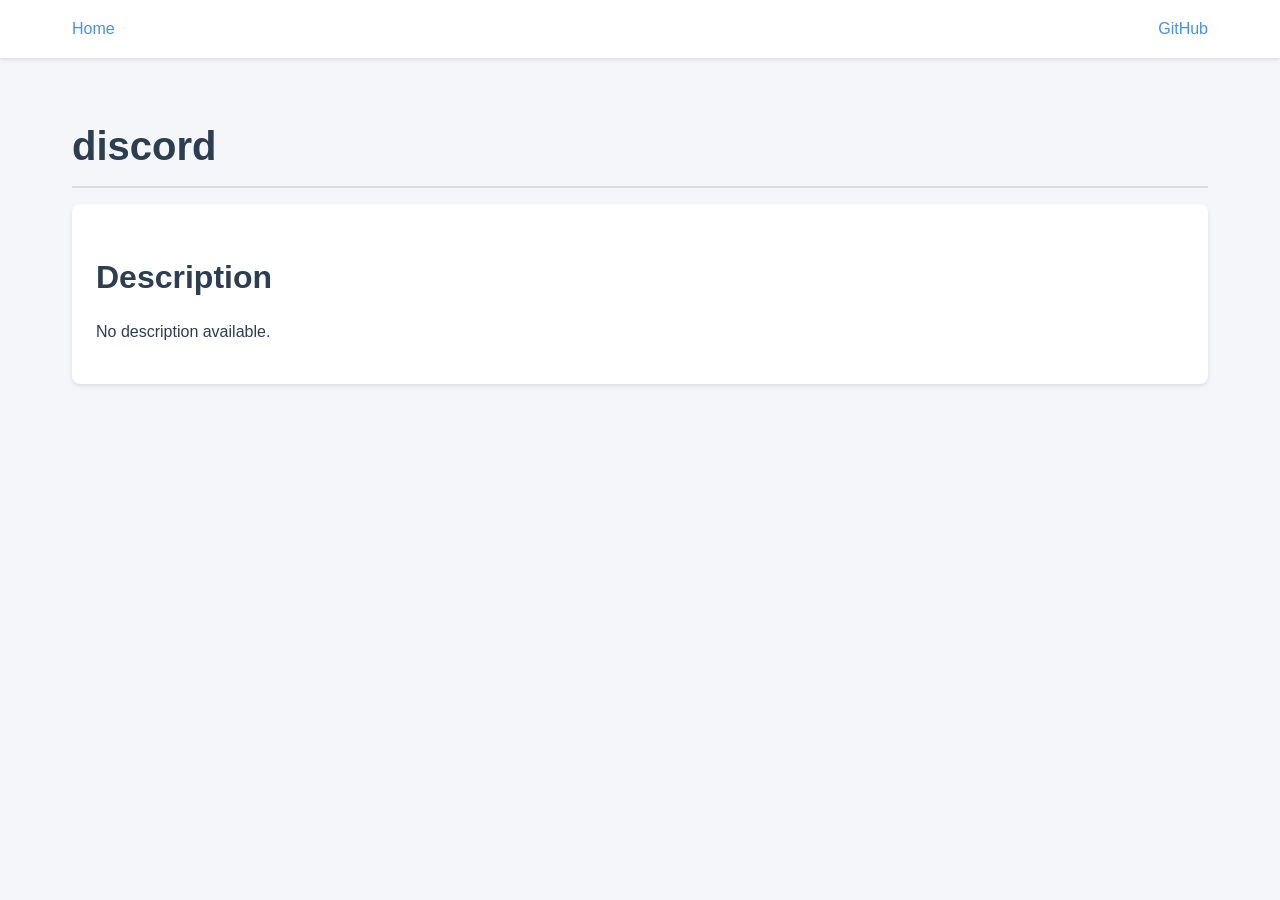
<file: documentation/plugins/plugins/discord.html>
<!DOCTYPE html>
<html lang="en">
<head>
    <meta charset="UTF-8">
    <meta name="viewport" content="width=device-width, initial-scale=1.0">
    <title>discord - Bot Squared Plugin Documentation</title>
    <link rel="stylesheet" href="../static/pygments.css">
    <style>
        :root {
            --primary-color: #4a90e2;
            --secondary-color: #2c3e50;
            --background-color: #f5f6fa;
            --text-color: #2c3e50;
            --border-color: #dcdde1;
            --code-background: #2f3640;
        }

        * {
            margin: 0;
            padding: 0;
            box-sizing: border-box;
        }

        body {
            font-family: -apple-system, BlinkMacSystemFont, 'Segoe UI', Roboto, Oxygen, Ubuntu, Cantarell, 'Open Sans', 'Helvetica Neue', sans-serif;
            line-height: 1.6;
            color: var(--text-color);
            background-color: var(--background-color);
        }

        .container {
            max-width: 1200px;
            margin: 0 auto;
            padding: 2rem;
        }

        header {
            background-color: white;
            box-shadow: 0 2px 4px rgba(0,0,0,0.1);
            padding: 1rem 0;
            position: sticky;
            top: 0;
            z-index: 100;
        }

        nav {
            max-width: 1200px;
            margin: 0 auto;
            padding: 0 2rem;
            display: flex;
            justify-content: space-between;
            align-items: center;
        }

        nav a {
            color: var(--primary-color);
            text-decoration: none;
            font-weight: 500;
        }

        nav a:hover {
            text-decoration: underline;
        }

        h1, h2, h3, h4, h5, h6 {
            color: var(--secondary-color);
            margin: 1.5rem 0 1rem;
        }

        h1 {
            font-size: 2.5rem;
            border-bottom: 2px solid var(--border-color);
            padding-bottom: 0.5rem;
        }

        h2 {
            font-size: 2rem;
        }

        h3 {
            font-size: 1.5rem;
        }

        p {
            margin-bottom: 1rem;
        }

        code {
            font-family: 'Fira Code', 'Courier New', Courier, monospace;
            background-color: var(--code-background);
            color: #fff;
            padding: 0.2rem 0.4rem;
            border-radius: 4px;
            font-size: 0.9em;
        }

        pre {
            background-color: var(--code-background);
            padding: 1rem;
            border-radius: 8px;
            overflow-x: auto;
            margin: 1rem 0;
        }

        .card {
            background-color: white;
            border-radius: 8px;
            box-shadow: 0 2px 4px rgba(0,0,0,0.1);
            padding: 1.5rem;
            margin-bottom: 1.5rem;
        }

        .method {
            border-left: 4px solid var(--primary-color);
            padding-left: 1rem;
            margin: 1.5rem 0;
        }

        .argument {
            margin-left: 1.5rem;
            padding: 0.5rem 0;
        }

        .search-container {
            margin: 2rem 0;
        }

        #search {
            width: 100%;
            padding: 0.8rem;
            font-size: 1rem;
            border: 2px solid var(--border-color);
            border-radius: 4px;
            outline: none;
        }

        #search:focus {
            border-color: var(--primary-color);
        }

        .plugin-grid {
            display: grid;
            grid-template-columns: repeat(auto-fill, minmax(300px, 1fr));
            gap: 1.5rem;
            margin: 2rem 0;
        }

        .plugin-card {
            background-color: white;
            border-radius: 8px;
            box-shadow: 0 2px 4px rgba(0,0,0,0.1);
            padding: 1.5rem;
            transition: transform 0.2s;
        }

        .plugin-card:hover {
            transform: translateY(-4px);
        }

        .plugin-card h3 {
            margin-top: 0;
        }

        .plugin-card p {
            color: #666;
            margin: 0.5rem 0;
        }

        table {
            width: 100%;
            border-collapse: collapse;
            margin: 1rem 0;
        }

        th, td {
            padding: 0.8rem;
            text-align: left;
            border-bottom: 1px solid var(--border-color);
        }

        th {
            background-color: #f8f9fa;
            font-weight: 600;
        }

        @media (max-width: 768px) {
            .container {
                padding: 1rem;
            }

            nav {
                padding: 0 1rem;
            }

            .plugin-grid {
                grid-template-columns: 1fr;
            }
        }
    </style>
    
</head>
<body>
    <header>
        <nav>
            <a href="../index.html">Home</a>
            <div>
                <a href="https://github.com/yourusername/bot_squared" target="_blank">GitHub</a>
            </div>
        </nav>
    </header>

    <div class="container">
        
<h1>discord</h1>

<div class="card">
    <h2>Description</h2>
    
    <p>No description available.</p>
    
</div>









    </div>

    <script>
        // Add search functionality
        document.addEventListener('DOMContentLoaded', function() {
            const searchInput = document.getElementById('search');
            if (searchInput) {
                searchInput.addEventListener('input', function(e) {
                    const searchTerm = e.target.value.toLowerCase();
                    const plugins = document.querySelectorAll('.plugin-card');
                    
                    plugins.forEach(plugin => {
                        const title = plugin.querySelector('h3').textContent.toLowerCase();
                        const description = plugin.querySelector('p').textContent.toLowerCase();
                        
                        if (title.includes(searchTerm) || description.includes(searchTerm)) {
                            plugin.style.display = '';
                        } else {
                            plugin.style.display = 'none';
                        }
                    });
                });
            }
        });
    </script>
    
</body>
</html>
</file>
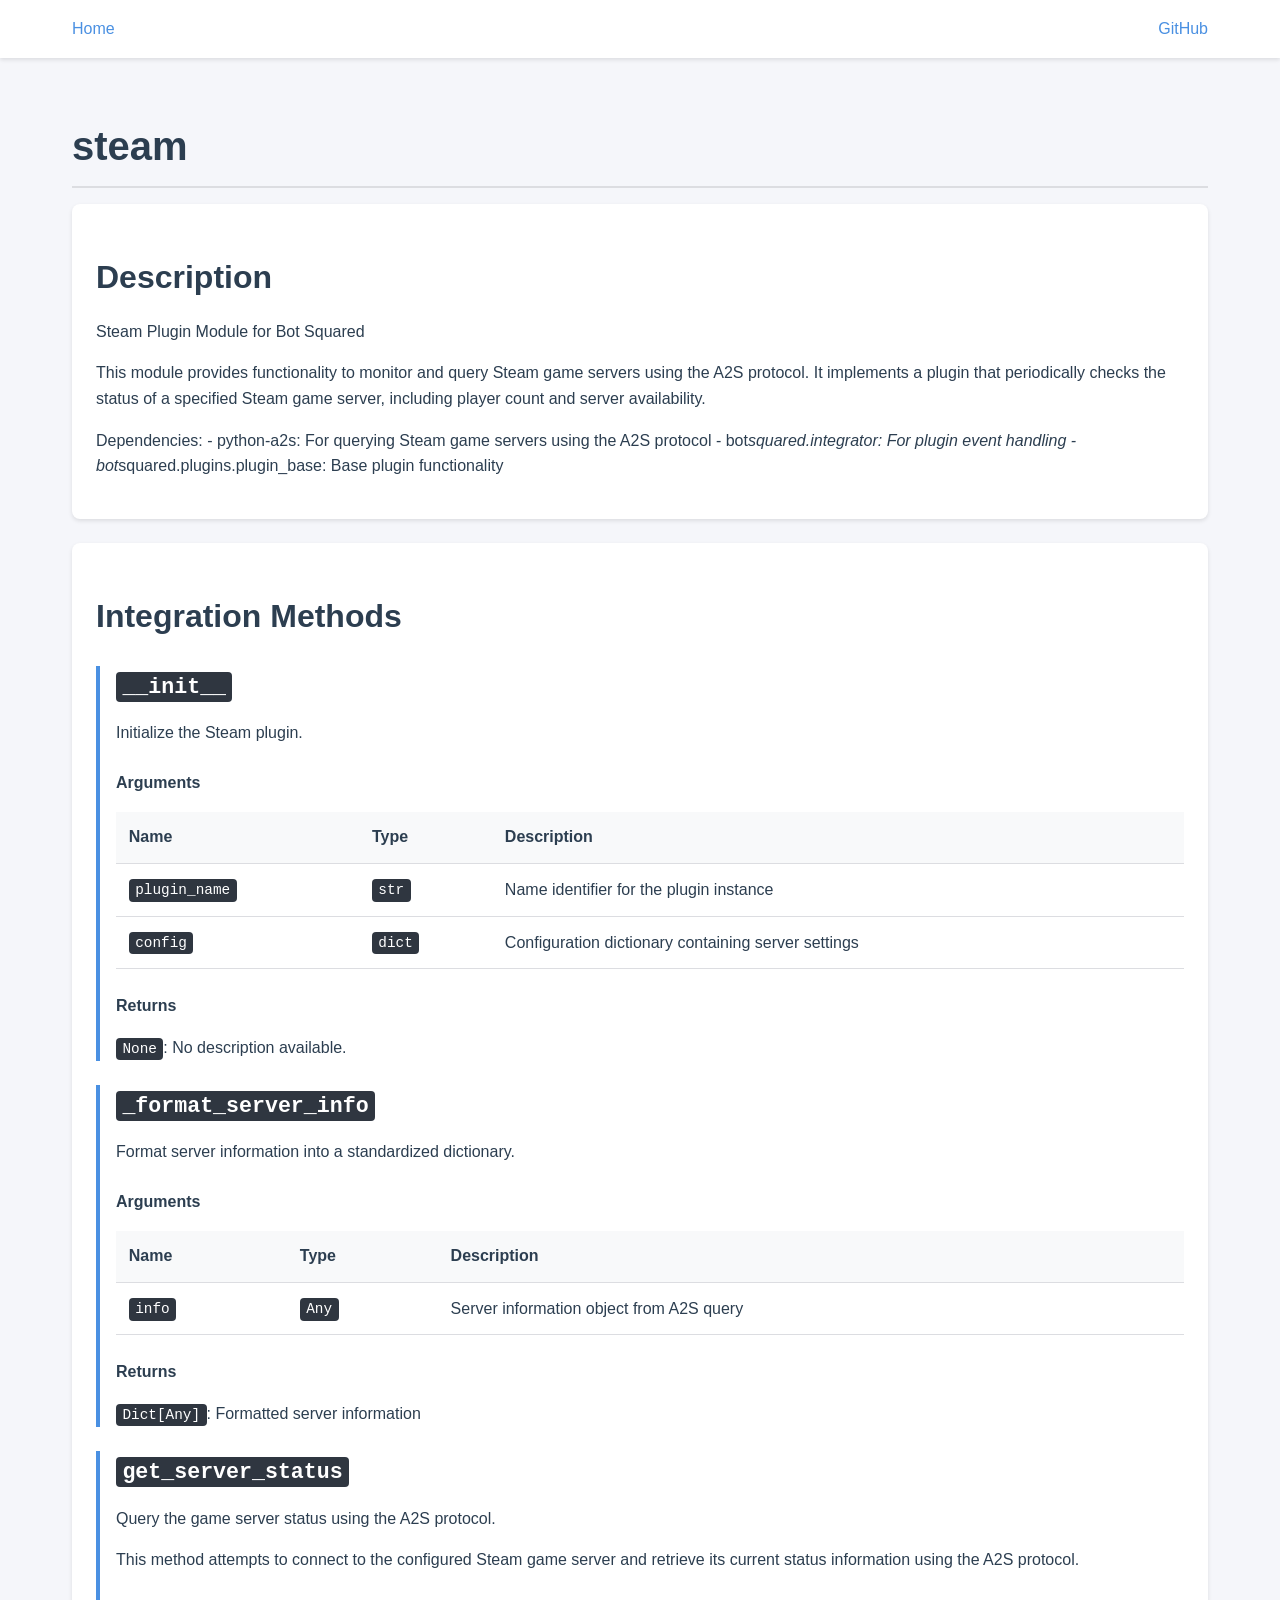
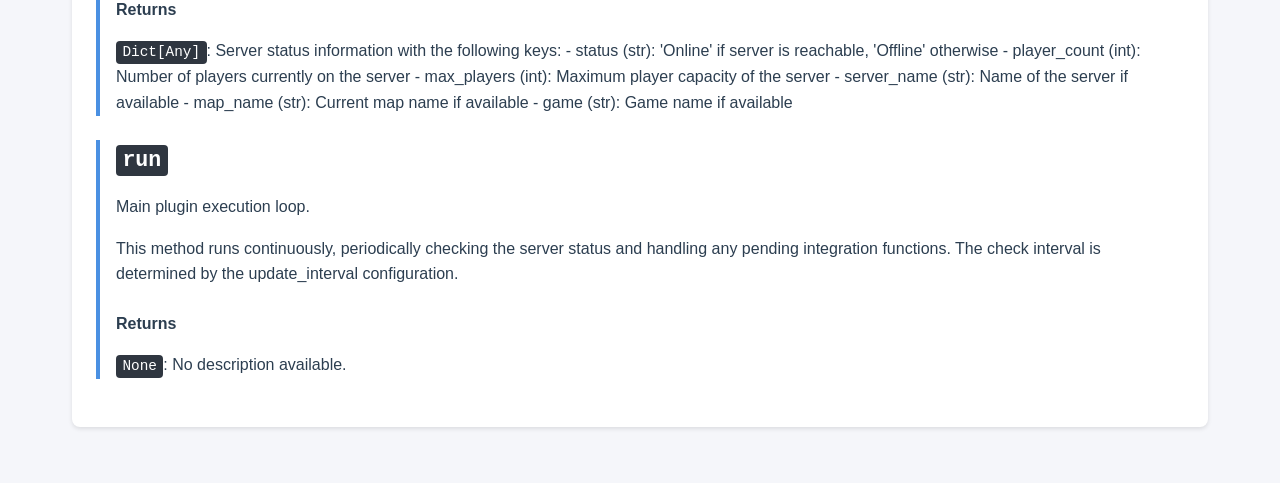
<file: documentation/plugins/plugins/steam.html>
<!DOCTYPE html>
<html lang="en">
<head>
    <meta charset="UTF-8">
    <meta name="viewport" content="width=device-width, initial-scale=1.0">
    <title>steam - Bot Squared Plugin Documentation</title>
    <link rel="stylesheet" href="../static/pygments.css">
    <style>
        :root {
            --primary-color: #4a90e2;
            --secondary-color: #2c3e50;
            --background-color: #f5f6fa;
            --text-color: #2c3e50;
            --border-color: #dcdde1;
            --code-background: #2f3640;
        }

        * {
            margin: 0;
            padding: 0;
            box-sizing: border-box;
        }

        body {
            font-family: -apple-system, BlinkMacSystemFont, 'Segoe UI', Roboto, Oxygen, Ubuntu, Cantarell, 'Open Sans', 'Helvetica Neue', sans-serif;
            line-height: 1.6;
            color: var(--text-color);
            background-color: var(--background-color);
        }

        .container {
            max-width: 1200px;
            margin: 0 auto;
            padding: 2rem;
        }

        header {
            background-color: white;
            box-shadow: 0 2px 4px rgba(0,0,0,0.1);
            padding: 1rem 0;
            position: sticky;
            top: 0;
            z-index: 100;
        }

        nav {
            max-width: 1200px;
            margin: 0 auto;
            padding: 0 2rem;
            display: flex;
            justify-content: space-between;
            align-items: center;
        }

        nav a {
            color: var(--primary-color);
            text-decoration: none;
            font-weight: 500;
        }

        nav a:hover {
            text-decoration: underline;
        }

        h1, h2, h3, h4, h5, h6 {
            color: var(--secondary-color);
            margin: 1.5rem 0 1rem;
        }

        h1 {
            font-size: 2.5rem;
            border-bottom: 2px solid var(--border-color);
            padding-bottom: 0.5rem;
        }

        h2 {
            font-size: 2rem;
        }

        h3 {
            font-size: 1.5rem;
        }

        p {
            margin-bottom: 1rem;
        }

        code {
            font-family: 'Fira Code', 'Courier New', Courier, monospace;
            background-color: var(--code-background);
            color: #fff;
            padding: 0.2rem 0.4rem;
            border-radius: 4px;
            font-size: 0.9em;
        }

        pre {
            background-color: var(--code-background);
            padding: 1rem;
            border-radius: 8px;
            overflow-x: auto;
            margin: 1rem 0;
        }

        .card {
            background-color: white;
            border-radius: 8px;
            box-shadow: 0 2px 4px rgba(0,0,0,0.1);
            padding: 1.5rem;
            margin-bottom: 1.5rem;
        }

        .method {
            border-left: 4px solid var(--primary-color);
            padding-left: 1rem;
            margin: 1.5rem 0;
        }

        .argument {
            margin-left: 1.5rem;
            padding: 0.5rem 0;
        }

        .search-container {
            margin: 2rem 0;
        }

        #search {
            width: 100%;
            padding: 0.8rem;
            font-size: 1rem;
            border: 2px solid var(--border-color);
            border-radius: 4px;
            outline: none;
        }

        #search:focus {
            border-color: var(--primary-color);
        }

        .plugin-grid {
            display: grid;
            grid-template-columns: repeat(auto-fill, minmax(300px, 1fr));
            gap: 1.5rem;
            margin: 2rem 0;
        }

        .plugin-card {
            background-color: white;
            border-radius: 8px;
            box-shadow: 0 2px 4px rgba(0,0,0,0.1);
            padding: 1.5rem;
            transition: transform 0.2s;
        }

        .plugin-card:hover {
            transform: translateY(-4px);
        }

        .plugin-card h3 {
            margin-top: 0;
        }

        .plugin-card p {
            color: #666;
            margin: 0.5rem 0;
        }

        table {
            width: 100%;
            border-collapse: collapse;
            margin: 1rem 0;
        }

        th, td {
            padding: 0.8rem;
            text-align: left;
            border-bottom: 1px solid var(--border-color);
        }

        th {
            background-color: #f8f9fa;
            font-weight: 600;
        }

        @media (max-width: 768px) {
            .container {
                padding: 1rem;
            }

            nav {
                padding: 0 1rem;
            }

            .plugin-grid {
                grid-template-columns: 1fr;
            }
        }
    </style>
    
</head>
<body>
    <header>
        <nav>
            <a href="../index.html">Home</a>
            <div>
                <a href="https://github.com/yourusername/bot_squared" target="_blank">GitHub</a>
            </div>
        </nav>
    </header>

    <div class="container">
        
<h1>steam</h1>

<div class="card">
    <h2>Description</h2>
    
    <p>Steam Plugin Module for Bot Squared</p>

<p>This module provides functionality to monitor and query Steam game servers using the A2S protocol.
It implements a plugin that periodically checks the status of a specified Steam game server,
including player count and server availability.</p>

<p>Dependencies:
    - python-a2s: For querying Steam game servers using the A2S protocol
    - bot<em>squared.integrator: For plugin event handling
    - bot</em>squared.plugins.plugin_base: Base plugin functionality</p>

    
</div>




<div class="card">
    <h2>Integration Methods</h2>
    
    <div class="method">
        <h3><code>__init__</code></h3>
        <p>Initialize the Steam plugin.</p>
        

        
        <h4>Arguments</h4>
        <table>
            <thead>
                <tr>
                    <th>Name</th>
                    <th>Type</th>
                    <th>Description</th>
                </tr>
            </thead>
            <tbody>
                
                <tr>
                    <td><code>plugin_name</code></td>
                    <td><code>str</code></td>
                    <td>Name identifier for the plugin instance</td>
                </tr>
                
                <tr>
                    <td><code>config</code></td>
                    <td><code>dict</code></td>
                    <td>Configuration dictionary containing server settings</td>
                </tr>
                
            </tbody>
        </table>
        

        
        <h4>Returns</h4>
        <p><code>None</code>: No description available.</p>
        
    </div>
    
    <div class="method">
        <h3><code>_format_server_info</code></h3>
        <p>Format server information into a standardized dictionary.</p>
        

        
        <h4>Arguments</h4>
        <table>
            <thead>
                <tr>
                    <th>Name</th>
                    <th>Type</th>
                    <th>Description</th>
                </tr>
            </thead>
            <tbody>
                
                <tr>
                    <td><code>info</code></td>
                    <td><code>Any</code></td>
                    <td>Server information object from A2S query</td>
                </tr>
                
            </tbody>
        </table>
        

        
        <h4>Returns</h4>
        <p><code>Dict[Any]</code>: Formatted server information</p>
        
    </div>
    
    <div class="method">
        <h3><code>get_server_status</code></h3>
        <p>Query the game server status using the A2S protocol.</p>
        
        <p>This method attempts to connect to the configured Steam game server
and retrieve its current status information using the A2S protocol.</p>
        

        

        
        <h4>Returns</h4>
        <p><code>Dict[Any]</code>: Server status information with the following keys:
- status (str): &#39;Online&#39; if server is reachable, &#39;Offline&#39; otherwise
- player_count (int): Number of players currently on the server
- max_players (int): Maximum player capacity of the server
- server_name (str): Name of the server if available
- map_name (str): Current map name if available
- game (str): Game name if available</p>
        
    </div>
    
    <div class="method">
        <h3><code>run</code></h3>
        <p>Main plugin execution loop.</p>
        
        <p>This method runs continuously, periodically checking the server status
and handling any pending integration functions. The check interval is
determined by the update_interval configuration.</p>
        

        

        
        <h4>Returns</h4>
        <p><code>None</code>: No description available.</p>
        
    </div>
    
</div>






    </div>

    <script>
        // Add search functionality
        document.addEventListener('DOMContentLoaded', function() {
            const searchInput = document.getElementById('search');
            if (searchInput) {
                searchInput.addEventListener('input', function(e) {
                    const searchTerm = e.target.value.toLowerCase();
                    const plugins = document.querySelectorAll('.plugin-card');
                    
                    plugins.forEach(plugin => {
                        const title = plugin.querySelector('h3').textContent.toLowerCase();
                        const description = plugin.querySelector('p').textContent.toLowerCase();
                        
                        if (title.includes(searchTerm) || description.includes(searchTerm)) {
                            plugin.style.display = '';
                        } else {
                            plugin.style.display = 'none';
                        }
                    });
                });
            }
        });
    </script>
    
</body>
</html>
</file>
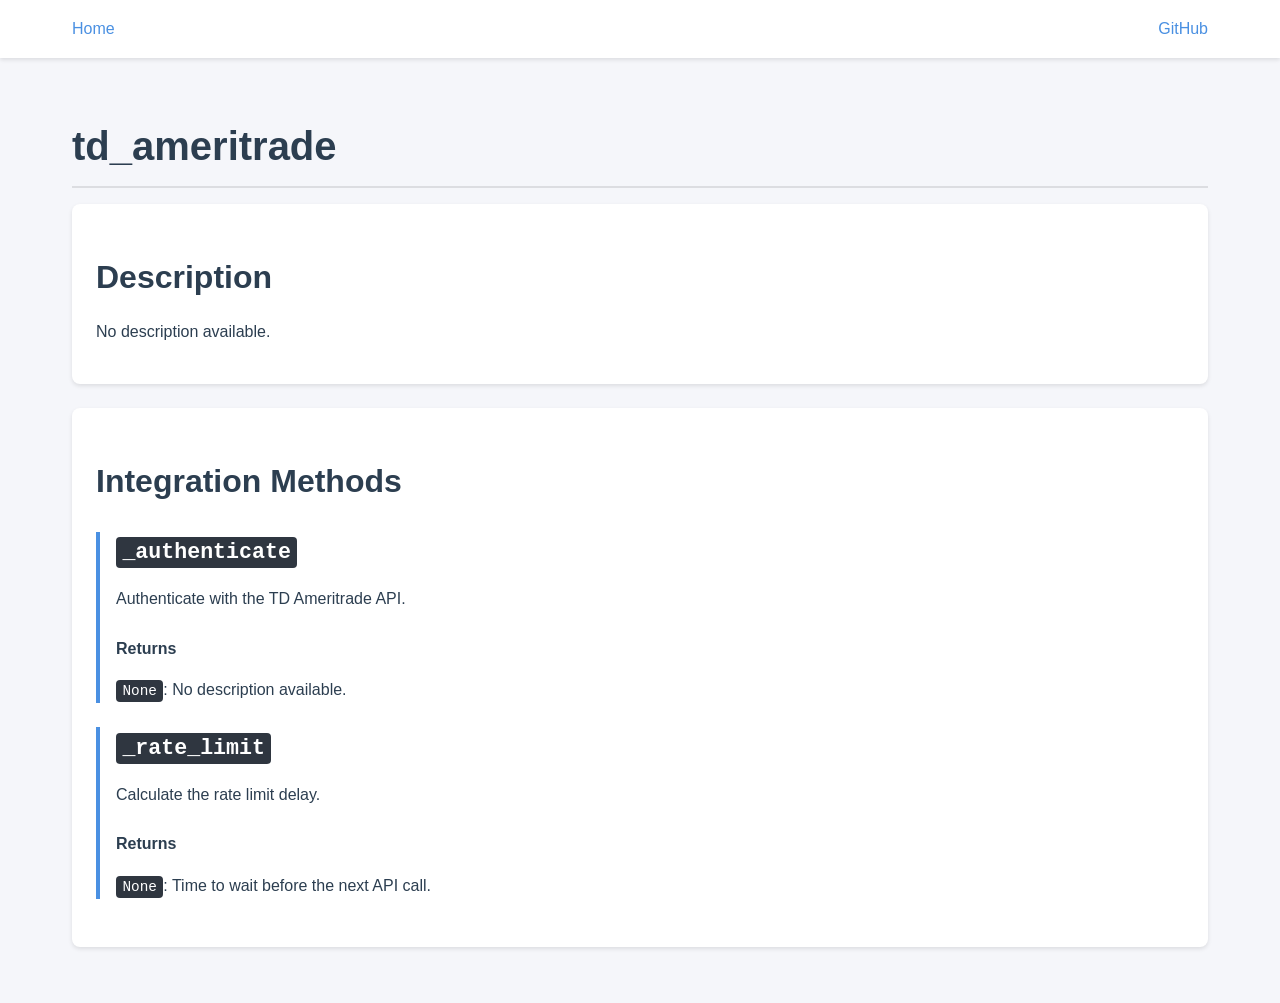
<file: documentation/plugins/plugins/td_ameritrade.html>
<!DOCTYPE html>
<html lang="en">
<head>
    <meta charset="UTF-8">
    <meta name="viewport" content="width=device-width, initial-scale=1.0">
    <title>td_ameritrade - Bot Squared Plugin Documentation</title>
    <link rel="stylesheet" href="../static/pygments.css">
    <style>
        :root {
            --primary-color: #4a90e2;
            --secondary-color: #2c3e50;
            --background-color: #f5f6fa;
            --text-color: #2c3e50;
            --border-color: #dcdde1;
            --code-background: #2f3640;
        }

        * {
            margin: 0;
            padding: 0;
            box-sizing: border-box;
        }

        body {
            font-family: -apple-system, BlinkMacSystemFont, 'Segoe UI', Roboto, Oxygen, Ubuntu, Cantarell, 'Open Sans', 'Helvetica Neue', sans-serif;
            line-height: 1.6;
            color: var(--text-color);
            background-color: var(--background-color);
        }

        .container {
            max-width: 1200px;
            margin: 0 auto;
            padding: 2rem;
        }

        header {
            background-color: white;
            box-shadow: 0 2px 4px rgba(0,0,0,0.1);
            padding: 1rem 0;
            position: sticky;
            top: 0;
            z-index: 100;
        }

        nav {
            max-width: 1200px;
            margin: 0 auto;
            padding: 0 2rem;
            display: flex;
            justify-content: space-between;
            align-items: center;
        }

        nav a {
            color: var(--primary-color);
            text-decoration: none;
            font-weight: 500;
        }

        nav a:hover {
            text-decoration: underline;
        }

        h1, h2, h3, h4, h5, h6 {
            color: var(--secondary-color);
            margin: 1.5rem 0 1rem;
        }

        h1 {
            font-size: 2.5rem;
            border-bottom: 2px solid var(--border-color);
            padding-bottom: 0.5rem;
        }

        h2 {
            font-size: 2rem;
        }

        h3 {
            font-size: 1.5rem;
        }

        p {
            margin-bottom: 1rem;
        }

        code {
            font-family: 'Fira Code', 'Courier New', Courier, monospace;
            background-color: var(--code-background);
            color: #fff;
            padding: 0.2rem 0.4rem;
            border-radius: 4px;
            font-size: 0.9em;
        }

        pre {
            background-color: var(--code-background);
            padding: 1rem;
            border-radius: 8px;
            overflow-x: auto;
            margin: 1rem 0;
        }

        .card {
            background-color: white;
            border-radius: 8px;
            box-shadow: 0 2px 4px rgba(0,0,0,0.1);
            padding: 1.5rem;
            margin-bottom: 1.5rem;
        }

        .method {
            border-left: 4px solid var(--primary-color);
            padding-left: 1rem;
            margin: 1.5rem 0;
        }

        .argument {
            margin-left: 1.5rem;
            padding: 0.5rem 0;
        }

        .search-container {
            margin: 2rem 0;
        }

        #search {
            width: 100%;
            padding: 0.8rem;
            font-size: 1rem;
            border: 2px solid var(--border-color);
            border-radius: 4px;
            outline: none;
        }

        #search:focus {
            border-color: var(--primary-color);
        }

        .plugin-grid {
            display: grid;
            grid-template-columns: repeat(auto-fill, minmax(300px, 1fr));
            gap: 1.5rem;
            margin: 2rem 0;
        }

        .plugin-card {
            background-color: white;
            border-radius: 8px;
            box-shadow: 0 2px 4px rgba(0,0,0,0.1);
            padding: 1.5rem;
            transition: transform 0.2s;
        }

        .plugin-card:hover {
            transform: translateY(-4px);
        }

        .plugin-card h3 {
            margin-top: 0;
        }

        .plugin-card p {
            color: #666;
            margin: 0.5rem 0;
        }

        table {
            width: 100%;
            border-collapse: collapse;
            margin: 1rem 0;
        }

        th, td {
            padding: 0.8rem;
            text-align: left;
            border-bottom: 1px solid var(--border-color);
        }

        th {
            background-color: #f8f9fa;
            font-weight: 600;
        }

        @media (max-width: 768px) {
            .container {
                padding: 1rem;
            }

            nav {
                padding: 0 1rem;
            }

            .plugin-grid {
                grid-template-columns: 1fr;
            }
        }
    </style>
    
</head>
<body>
    <header>
        <nav>
            <a href="../index.html">Home</a>
            <div>
                <a href="https://github.com/yourusername/bot_squared" target="_blank">GitHub</a>
            </div>
        </nav>
    </header>

    <div class="container">
        
<h1>td_ameritrade</h1>

<div class="card">
    <h2>Description</h2>
    
    <p>No description available.</p>
    
</div>




<div class="card">
    <h2>Integration Methods</h2>
    
    <div class="method">
        <h3><code>_authenticate</code></h3>
        <p>Authenticate with the TD Ameritrade API.</p>
        

        

        
        <h4>Returns</h4>
        <p><code>None</code>: No description available.</p>
        
    </div>
    
    <div class="method">
        <h3><code>_rate_limit</code></h3>
        <p>Calculate the rate limit delay.</p>
        

        

        
        <h4>Returns</h4>
        <p><code>None</code>: Time to wait before the next API call.</p>
        
    </div>
    
</div>






    </div>

    <script>
        // Add search functionality
        document.addEventListener('DOMContentLoaded', function() {
            const searchInput = document.getElementById('search');
            if (searchInput) {
                searchInput.addEventListener('input', function(e) {
                    const searchTerm = e.target.value.toLowerCase();
                    const plugins = document.querySelectorAll('.plugin-card');
                    
                    plugins.forEach(plugin => {
                        const title = plugin.querySelector('h3').textContent.toLowerCase();
                        const description = plugin.querySelector('p').textContent.toLowerCase();
                        
                        if (title.includes(searchTerm) || description.includes(searchTerm)) {
                            plugin.style.display = '';
                        } else {
                            plugin.style.display = 'none';
                        }
                    });
                });
            }
        });
    </script>
    
</body>
</html>
</file>
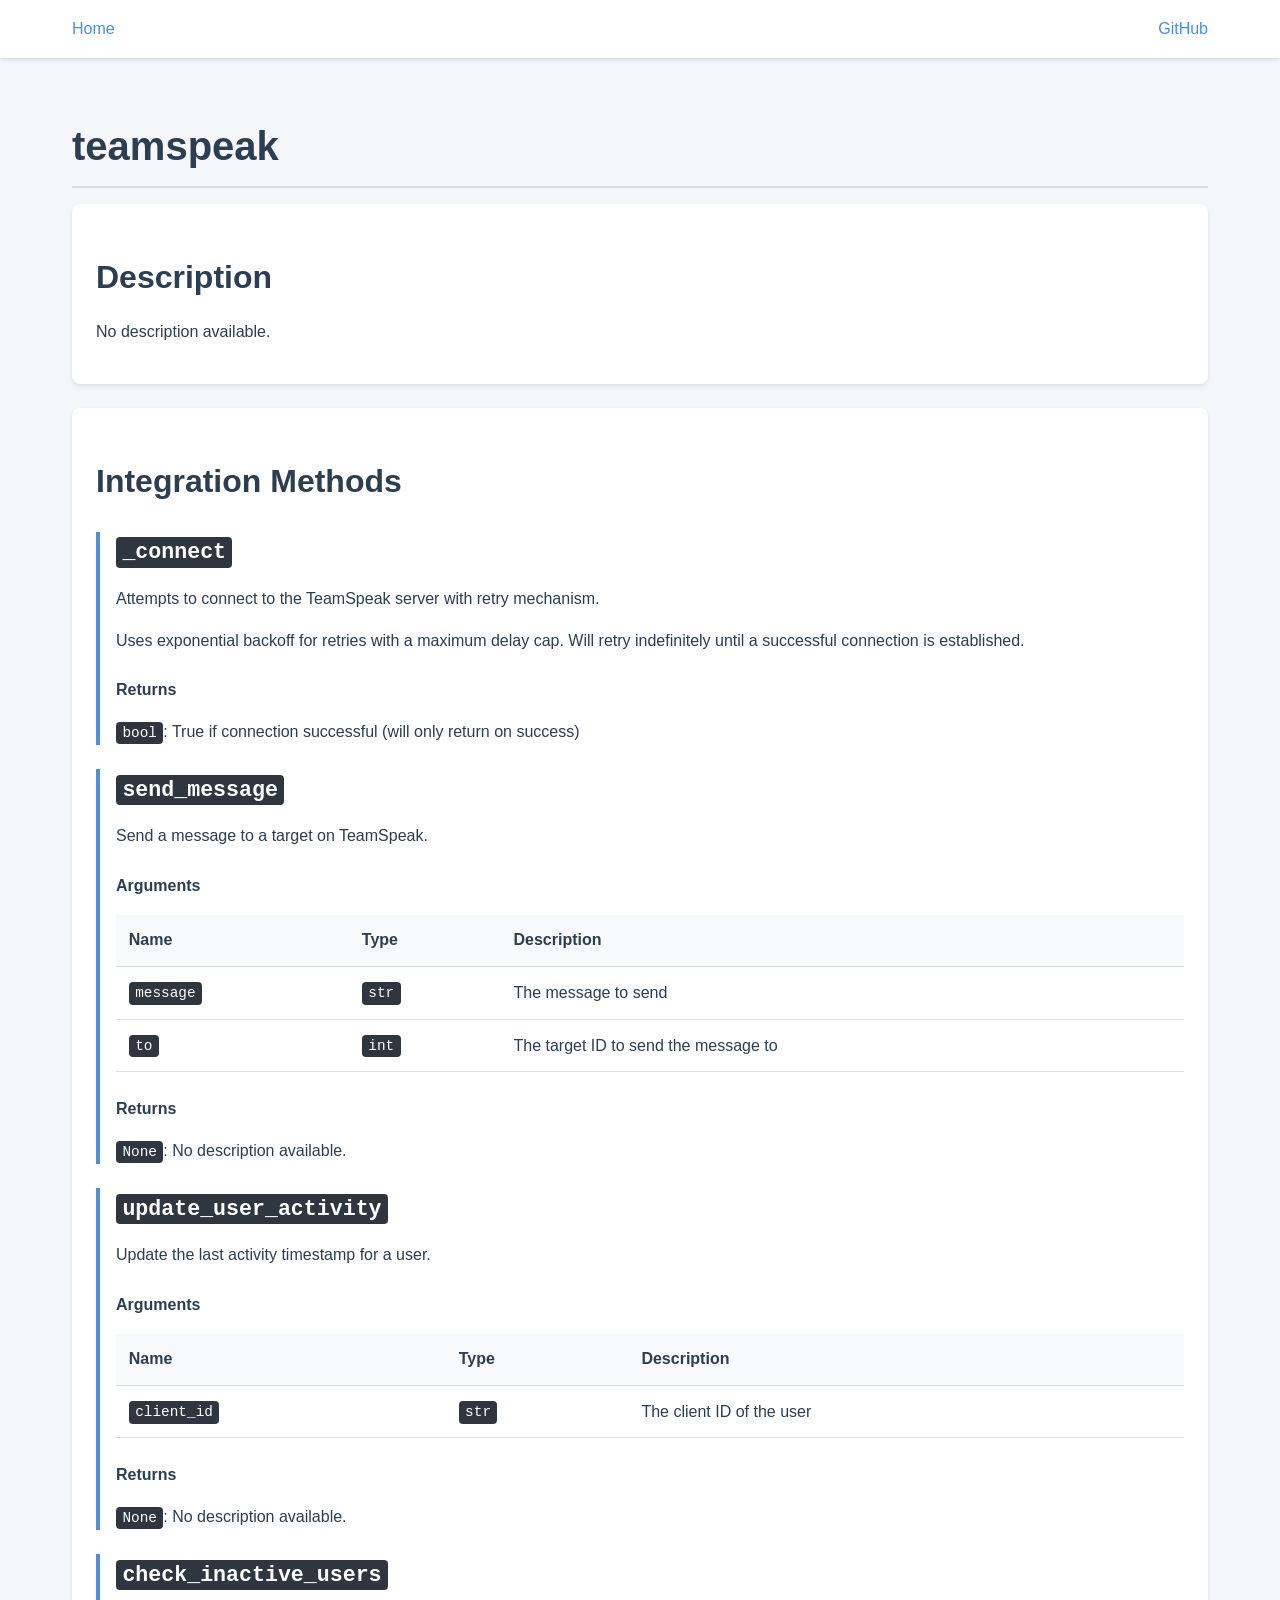
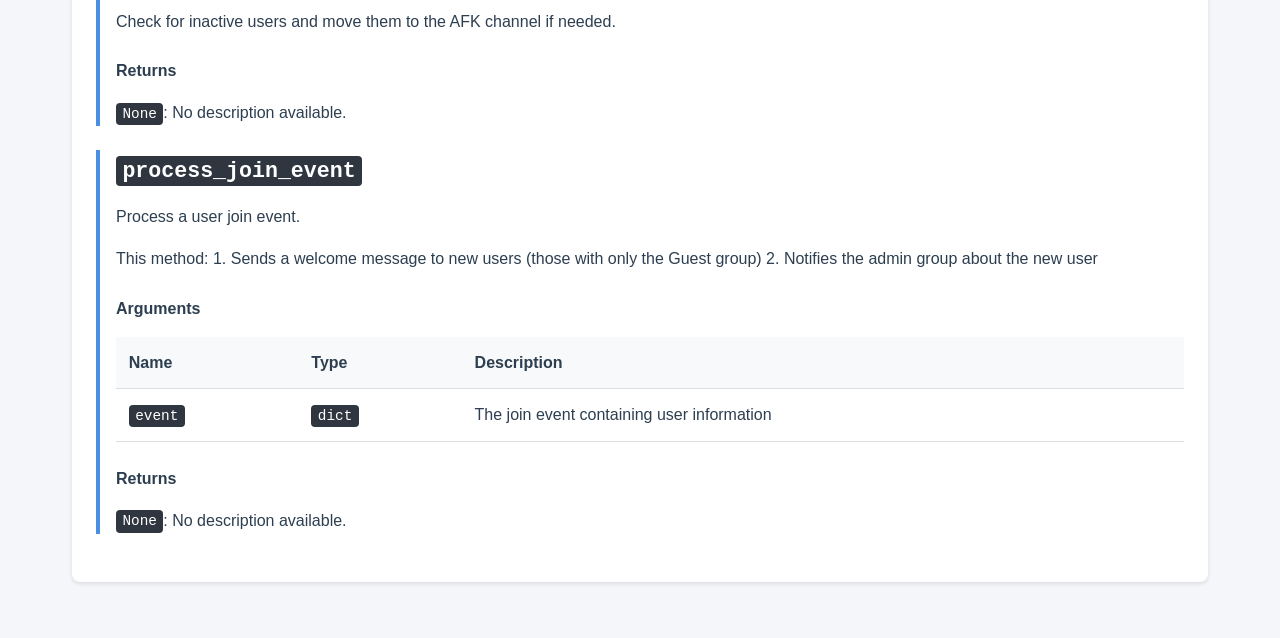
<file: documentation/plugins/plugins/teamspeak.html>
<!DOCTYPE html>
<html lang="en">
<head>
    <meta charset="UTF-8">
    <meta name="viewport" content="width=device-width, initial-scale=1.0">
    <title>teamspeak - Bot Squared Plugin Documentation</title>
    <link rel="stylesheet" href="../static/pygments.css">
    <style>
        :root {
            --primary-color: #4a90e2;
            --secondary-color: #2c3e50;
            --background-color: #f5f6fa;
            --text-color: #2c3e50;
            --border-color: #dcdde1;
            --code-background: #2f3640;
        }

        * {
            margin: 0;
            padding: 0;
            box-sizing: border-box;
        }

        body {
            font-family: -apple-system, BlinkMacSystemFont, 'Segoe UI', Roboto, Oxygen, Ubuntu, Cantarell, 'Open Sans', 'Helvetica Neue', sans-serif;
            line-height: 1.6;
            color: var(--text-color);
            background-color: var(--background-color);
        }

        .container {
            max-width: 1200px;
            margin: 0 auto;
            padding: 2rem;
        }

        header {
            background-color: white;
            box-shadow: 0 2px 4px rgba(0,0,0,0.1);
            padding: 1rem 0;
            position: sticky;
            top: 0;
            z-index: 100;
        }

        nav {
            max-width: 1200px;
            margin: 0 auto;
            padding: 0 2rem;
            display: flex;
            justify-content: space-between;
            align-items: center;
        }

        nav a {
            color: var(--primary-color);
            text-decoration: none;
            font-weight: 500;
        }

        nav a:hover {
            text-decoration: underline;
        }

        h1, h2, h3, h4, h5, h6 {
            color: var(--secondary-color);
            margin: 1.5rem 0 1rem;
        }

        h1 {
            font-size: 2.5rem;
            border-bottom: 2px solid var(--border-color);
            padding-bottom: 0.5rem;
        }

        h2 {
            font-size: 2rem;
        }

        h3 {
            font-size: 1.5rem;
        }

        p {
            margin-bottom: 1rem;
        }

        code {
            font-family: 'Fira Code', 'Courier New', Courier, monospace;
            background-color: var(--code-background);
            color: #fff;
            padding: 0.2rem 0.4rem;
            border-radius: 4px;
            font-size: 0.9em;
        }

        pre {
            background-color: var(--code-background);
            padding: 1rem;
            border-radius: 8px;
            overflow-x: auto;
            margin: 1rem 0;
        }

        .card {
            background-color: white;
            border-radius: 8px;
            box-shadow: 0 2px 4px rgba(0,0,0,0.1);
            padding: 1.5rem;
            margin-bottom: 1.5rem;
        }

        .method {
            border-left: 4px solid var(--primary-color);
            padding-left: 1rem;
            margin: 1.5rem 0;
        }

        .argument {
            margin-left: 1.5rem;
            padding: 0.5rem 0;
        }

        .search-container {
            margin: 2rem 0;
        }

        #search {
            width: 100%;
            padding: 0.8rem;
            font-size: 1rem;
            border: 2px solid var(--border-color);
            border-radius: 4px;
            outline: none;
        }

        #search:focus {
            border-color: var(--primary-color);
        }

        .plugin-grid {
            display: grid;
            grid-template-columns: repeat(auto-fill, minmax(300px, 1fr));
            gap: 1.5rem;
            margin: 2rem 0;
        }

        .plugin-card {
            background-color: white;
            border-radius: 8px;
            box-shadow: 0 2px 4px rgba(0,0,0,0.1);
            padding: 1.5rem;
            transition: transform 0.2s;
        }

        .plugin-card:hover {
            transform: translateY(-4px);
        }

        .plugin-card h3 {
            margin-top: 0;
        }

        .plugin-card p {
            color: #666;
            margin: 0.5rem 0;
        }

        table {
            width: 100%;
            border-collapse: collapse;
            margin: 1rem 0;
        }

        th, td {
            padding: 0.8rem;
            text-align: left;
            border-bottom: 1px solid var(--border-color);
        }

        th {
            background-color: #f8f9fa;
            font-weight: 600;
        }

        @media (max-width: 768px) {
            .container {
                padding: 1rem;
            }

            nav {
                padding: 0 1rem;
            }

            .plugin-grid {
                grid-template-columns: 1fr;
            }
        }
    </style>
    
</head>
<body>
    <header>
        <nav>
            <a href="../index.html">Home</a>
            <div>
                <a href="https://github.com/yourusername/bot_squared" target="_blank">GitHub</a>
            </div>
        </nav>
    </header>

    <div class="container">
        
<h1>teamspeak</h1>

<div class="card">
    <h2>Description</h2>
    
    <p>No description available.</p>
    
</div>




<div class="card">
    <h2>Integration Methods</h2>
    
    <div class="method">
        <h3><code>_connect</code></h3>
        <p>Attempts to connect to the TeamSpeak server with retry mechanism.</p>
        
        <p>Uses exponential backoff for retries with a maximum delay cap.
Will retry indefinitely until a successful connection is established.</p>
        

        

        
        <h4>Returns</h4>
        <p><code>bool</code>: True if connection successful (will only return on success)</p>
        
    </div>
    
    <div class="method">
        <h3><code>send_message</code></h3>
        <p>Send a message to a target on TeamSpeak.</p>
        

        
        <h4>Arguments</h4>
        <table>
            <thead>
                <tr>
                    <th>Name</th>
                    <th>Type</th>
                    <th>Description</th>
                </tr>
            </thead>
            <tbody>
                
                <tr>
                    <td><code>message</code></td>
                    <td><code>str</code></td>
                    <td>The message to send</td>
                </tr>
                
                <tr>
                    <td><code>to</code></td>
                    <td><code>int</code></td>
                    <td>The target ID to send the message to</td>
                </tr>
                
            </tbody>
        </table>
        

        
        <h4>Returns</h4>
        <p><code>None</code>: No description available.</p>
        
    </div>
    
    <div class="method">
        <h3><code>update_user_activity</code></h3>
        <p>Update the last activity timestamp for a user.</p>
        

        
        <h4>Arguments</h4>
        <table>
            <thead>
                <tr>
                    <th>Name</th>
                    <th>Type</th>
                    <th>Description</th>
                </tr>
            </thead>
            <tbody>
                
                <tr>
                    <td><code>client_id</code></td>
                    <td><code>str</code></td>
                    <td>The client ID of the user</td>
                </tr>
                
            </tbody>
        </table>
        

        
        <h4>Returns</h4>
        <p><code>None</code>: No description available.</p>
        
    </div>
    
    <div class="method">
        <h3><code>check_inactive_users</code></h3>
        <p>Check for inactive users and move them to the AFK channel if needed.</p>
        

        

        
        <h4>Returns</h4>
        <p><code>None</code>: No description available.</p>
        
    </div>
    
    <div class="method">
        <h3><code>process_join_event</code></h3>
        <p>Process a user join event.</p>
        
        <p>This method:
1. Sends a welcome message to new users (those with only the Guest group)
2. Notifies the admin group about the new user</p>
        

        
        <h4>Arguments</h4>
        <table>
            <thead>
                <tr>
                    <th>Name</th>
                    <th>Type</th>
                    <th>Description</th>
                </tr>
            </thead>
            <tbody>
                
                <tr>
                    <td><code>event</code></td>
                    <td><code>dict</code></td>
                    <td>The join event containing user information</td>
                </tr>
                
            </tbody>
        </table>
        

        
        <h4>Returns</h4>
        <p><code>None</code>: No description available.</p>
        
    </div>
    
</div>






    </div>

    <script>
        // Add search functionality
        document.addEventListener('DOMContentLoaded', function() {
            const searchInput = document.getElementById('search');
            if (searchInput) {
                searchInput.addEventListener('input', function(e) {
                    const searchTerm = e.target.value.toLowerCase();
                    const plugins = document.querySelectorAll('.plugin-card');
                    
                    plugins.forEach(plugin => {
                        const title = plugin.querySelector('h3').textContent.toLowerCase();
                        const description = plugin.querySelector('p').textContent.toLowerCase();
                        
                        if (title.includes(searchTerm) || description.includes(searchTerm)) {
                            plugin.style.display = '';
                        } else {
                            plugin.style.display = 'none';
                        }
                    });
                });
            }
        });
    </script>
    
</body>
</html>
</file>
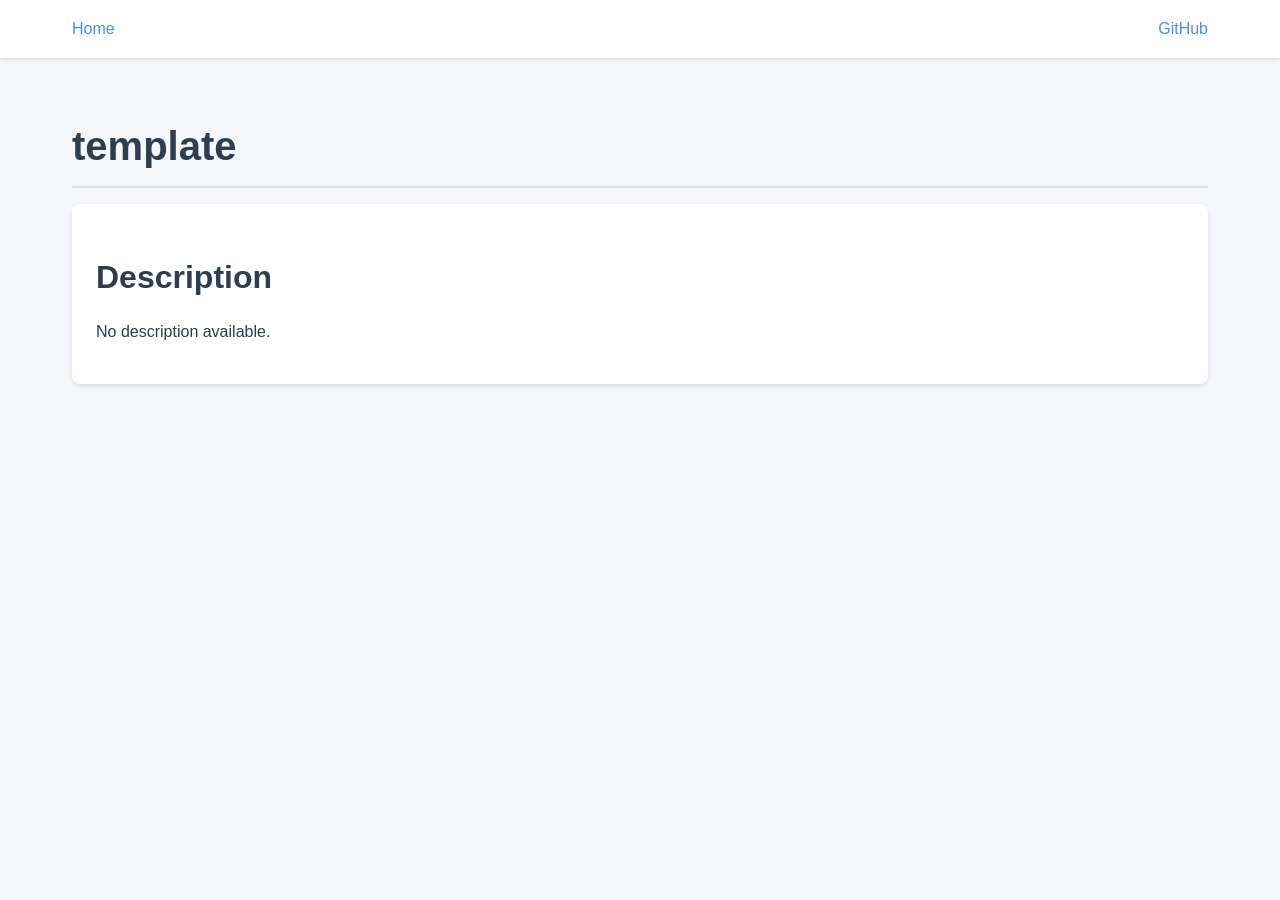
<file: documentation/plugins/plugins/template.html>
<!DOCTYPE html>
<html lang="en">
<head>
    <meta charset="UTF-8">
    <meta name="viewport" content="width=device-width, initial-scale=1.0">
    <title>template - Bot Squared Plugin Documentation</title>
    <link rel="stylesheet" href="../static/pygments.css">
    <style>
        :root {
            --primary-color: #4a90e2;
            --secondary-color: #2c3e50;
            --background-color: #f5f6fa;
            --text-color: #2c3e50;
            --border-color: #dcdde1;
            --code-background: #2f3640;
        }

        * {
            margin: 0;
            padding: 0;
            box-sizing: border-box;
        }

        body {
            font-family: -apple-system, BlinkMacSystemFont, 'Segoe UI', Roboto, Oxygen, Ubuntu, Cantarell, 'Open Sans', 'Helvetica Neue', sans-serif;
            line-height: 1.6;
            color: var(--text-color);
            background-color: var(--background-color);
        }

        .container {
            max-width: 1200px;
            margin: 0 auto;
            padding: 2rem;
        }

        header {
            background-color: white;
            box-shadow: 0 2px 4px rgba(0,0,0,0.1);
            padding: 1rem 0;
            position: sticky;
            top: 0;
            z-index: 100;
        }

        nav {
            max-width: 1200px;
            margin: 0 auto;
            padding: 0 2rem;
            display: flex;
            justify-content: space-between;
            align-items: center;
        }

        nav a {
            color: var(--primary-color);
            text-decoration: none;
            font-weight: 500;
        }

        nav a:hover {
            text-decoration: underline;
        }

        h1, h2, h3, h4, h5, h6 {
            color: var(--secondary-color);
            margin: 1.5rem 0 1rem;
        }

        h1 {
            font-size: 2.5rem;
            border-bottom: 2px solid var(--border-color);
            padding-bottom: 0.5rem;
        }

        h2 {
            font-size: 2rem;
        }

        h3 {
            font-size: 1.5rem;
        }

        p {
            margin-bottom: 1rem;
        }

        code {
            font-family: 'Fira Code', 'Courier New', Courier, monospace;
            background-color: var(--code-background);
            color: #fff;
            padding: 0.2rem 0.4rem;
            border-radius: 4px;
            font-size: 0.9em;
        }

        pre {
            background-color: var(--code-background);
            padding: 1rem;
            border-radius: 8px;
            overflow-x: auto;
            margin: 1rem 0;
        }

        .card {
            background-color: white;
            border-radius: 8px;
            box-shadow: 0 2px 4px rgba(0,0,0,0.1);
            padding: 1.5rem;
            margin-bottom: 1.5rem;
        }

        .method {
            border-left: 4px solid var(--primary-color);
            padding-left: 1rem;
            margin: 1.5rem 0;
        }

        .argument {
            margin-left: 1.5rem;
            padding: 0.5rem 0;
        }

        .search-container {
            margin: 2rem 0;
        }

        #search {
            width: 100%;
            padding: 0.8rem;
            font-size: 1rem;
            border: 2px solid var(--border-color);
            border-radius: 4px;
            outline: none;
        }

        #search:focus {
            border-color: var(--primary-color);
        }

        .plugin-grid {
            display: grid;
            grid-template-columns: repeat(auto-fill, minmax(300px, 1fr));
            gap: 1.5rem;
            margin: 2rem 0;
        }

        .plugin-card {
            background-color: white;
            border-radius: 8px;
            box-shadow: 0 2px 4px rgba(0,0,0,0.1);
            padding: 1.5rem;
            transition: transform 0.2s;
        }

        .plugin-card:hover {
            transform: translateY(-4px);
        }

        .plugin-card h3 {
            margin-top: 0;
        }

        .plugin-card p {
            color: #666;
            margin: 0.5rem 0;
        }

        table {
            width: 100%;
            border-collapse: collapse;
            margin: 1rem 0;
        }

        th, td {
            padding: 0.8rem;
            text-align: left;
            border-bottom: 1px solid var(--border-color);
        }

        th {
            background-color: #f8f9fa;
            font-weight: 600;
        }

        @media (max-width: 768px) {
            .container {
                padding: 1rem;
            }

            nav {
                padding: 0 1rem;
            }

            .plugin-grid {
                grid-template-columns: 1fr;
            }
        }
    </style>
    
</head>
<body>
    <header>
        <nav>
            <a href="../index.html">Home</a>
            <div>
                <a href="https://github.com/yourusername/bot_squared" target="_blank">GitHub</a>
            </div>
        </nav>
    </header>

    <div class="container">
        
<h1>template</h1>

<div class="card">
    <h2>Description</h2>
    
    <p>No description available.</p>
    
</div>









    </div>

    <script>
        // Add search functionality
        document.addEventListener('DOMContentLoaded', function() {
            const searchInput = document.getElementById('search');
            if (searchInput) {
                searchInput.addEventListener('input', function(e) {
                    const searchTerm = e.target.value.toLowerCase();
                    const plugins = document.querySelectorAll('.plugin-card');
                    
                    plugins.forEach(plugin => {
                        const title = plugin.querySelector('h3').textContent.toLowerCase();
                        const description = plugin.querySelector('p').textContent.toLowerCase();
                        
                        if (title.includes(searchTerm) || description.includes(searchTerm)) {
                            plugin.style.display = '';
                        } else {
                            plugin.style.display = 'none';
                        }
                    });
                });
            }
        });
    </script>
    
</body>
</html>
</file>
<file: docs/static/pygments.css>
pre { line-height: 125%; }
td.linenos .normal { color: inherit; background-color: transparent; padding-left: 5px; padding-right: 5px; }
span.linenos { color: inherit; background-color: transparent; padding-left: 5px; padding-right: 5px; }
td.linenos .special { color: #000000; background-color: #ffffc0; padding-left: 5px; padding-right: 5px; }
span.linenos.special { color: #000000; background-color: #ffffc0; padding-left: 5px; padding-right: 5px; }
.highlight .hll { background-color: #49483e }
.highlight .c { color: #959077 } /* Comment */
.highlight .err { color: #ED007E; background-color: #1E0010 } /* Error */
.highlight .esc { color: #F8F8F2 } /* Escape */
.highlight .g { color: #F8F8F2 } /* Generic */
.highlight .k { color: #66D9EF } /* Keyword */
.highlight .l { color: #AE81FF } /* Literal */
.highlight .n { color: #F8F8F2 } /* Name */
.highlight .o { color: #FF4689 } /* Operator */
.highlight .x { color: #F8F8F2 } /* Other */
.highlight .p { color: #F8F8F2 } /* Punctuation */
.highlight .ch { color: #959077 } /* Comment.Hashbang */
.highlight .cm { color: #959077 } /* Comment.Multiline */
.highlight .cp { color: #959077 } /* Comment.Preproc */
.highlight .cpf { color: #959077 } /* Comment.PreprocFile */
.highlight .c1 { color: #959077 } /* Comment.Single */
.highlight .cs { color: #959077 } /* Comment.Special */
.highlight .gd { color: #FF4689 } /* Generic.Deleted */
.highlight .ge { color: #F8F8F2; font-style: italic } /* Generic.Emph */
.highlight .ges { color: #F8F8F2; font-weight: bold; font-style: italic } /* Generic.EmphStrong */
.highlight .gr { color: #F8F8F2 } /* Generic.Error */
.highlight .gh { color: #F8F8F2 } /* Generic.Heading */
.highlight .gi { color: #A6E22E } /* Generic.Inserted */
.highlight .go { color: #66D9EF } /* Generic.Output */
.highlight .gp { color: #FF4689; font-weight: bold } /* Generic.Prompt */
.highlight .gs { color: #F8F8F2; font-weight: bold } /* Generic.Strong */
.highlight .gu { color: #959077 } /* Generic.Subheading */
.highlight .gt { color: #F8F8F2 } /* Generic.Traceback */
.highlight .kc { color: #66D9EF } /* Keyword.Constant */
.highlight .kd { color: #66D9EF } /* Keyword.Declaration */
.highlight .kn { color: #FF4689 } /* Keyword.Namespace */
.highlight .kp { color: #66D9EF } /* Keyword.Pseudo */
.highlight .kr { color: #66D9EF } /* Keyword.Reserved */
.highlight .kt { color: #66D9EF } /* Keyword.Type */
.highlight .ld { color: #E6DB74 } /* Literal.Date */
.highlight .m { color: #AE81FF } /* Literal.Number */
.highlight .s { color: #E6DB74 } /* Literal.String */
.highlight .na { color: #A6E22E } /* Name.Attribute */
.highlight .nb { color: #F8F8F2 } /* Name.Builtin */
.highlight .nc { color: #A6E22E } /* Name.Class */
.highlight .no { color: #66D9EF } /* Name.Constant */
.highlight .nd { color: #A6E22E } /* Name.Decorator */
.highlight .ni { color: #F8F8F2 } /* Name.Entity */
.highlight .ne { color: #A6E22E } /* Name.Exception */
.highlight .nf { color: #A6E22E } /* Name.Function */
.highlight .nl { color: #F8F8F2 } /* Name.Label */
.highlight .nn { color: #F8F8F2 } /* Name.Namespace */
.highlight .nx { color: #A6E22E } /* Name.Other */
.highlight .py { color: #F8F8F2 } /* Name.Property */
.highlight .nt { color: #FF4689 } /* Name.Tag */
.highlight .nv { color: #F8F8F2 } /* Name.Variable */
.highlight .ow { color: #FF4689 } /* Operator.Word */
.highlight .pm { color: #F8F8F2 } /* Punctuation.Marker */
.highlight .w { color: #F8F8F2 } /* Text.Whitespace */
.highlight .mb { color: #AE81FF } /* Literal.Number.Bin */
.highlight .mf { color: #AE81FF } /* Literal.Number.Float */
.highlight .mh { color: #AE81FF } /* Literal.Number.Hex */
.highlight .mi { color: #AE81FF } /* Literal.Number.Integer */
.highlight .mo { color: #AE81FF } /* Literal.Number.Oct */
.highlight .sa { color: #E6DB74 } /* Literal.String.Affix */
.highlight .sb { color: #E6DB74 } /* Literal.String.Backtick */
.highlight .sc { color: #E6DB74 } /* Literal.String.Char */
.highlight .dl { color: #E6DB74 } /* Literal.String.Delimiter */
.highlight .sd { color: #E6DB74 } /* Literal.String.Doc */
.highlight .s2 { color: #E6DB74 } /* Literal.String.Double */
.highlight .se { color: #AE81FF } /* Literal.String.Escape */
.highlight .sh { color: #E6DB74 } /* Literal.String.Heredoc */
.highlight .si { color: #E6DB74 } /* Literal.String.Interpol */
.highlight .sx { color: #E6DB74 } /* Literal.String.Other */
.highlight .sr { color: #E6DB74 } /* Literal.String.Regex */
.highlight .s1 { color: #E6DB74 } /* Literal.String.Single */
.highlight .ss { color: #E6DB74 } /* Literal.String.Symbol */
.highlight .bp { color: #F8F8F2 } /* Name.Builtin.Pseudo */
.highlight .fm { color: #A6E22E } /* Name.Function.Magic */
.highlight .vc { color: #F8F8F2 } /* Name.Variable.Class */
.highlight .vg { color: #F8F8F2 } /* Name.Variable.Global */
.highlight .vi { color: #F8F8F2 } /* Name.Variable.Instance */
.highlight .vm { color: #F8F8F2 } /* Name.Variable.Magic */
.highlight .il { color: #AE81FF } /* Literal.Number.Integer.Long */
</file>
<file: documentation/plugins/static/pygments.css>
pre { line-height: 125%; }
td.linenos .normal { color: inherit; background-color: transparent; padding-left: 5px; padding-right: 5px; }
span.linenos { color: inherit; background-color: transparent; padding-left: 5px; padding-right: 5px; }
td.linenos .special { color: #000000; background-color: #ffffc0; padding-left: 5px; padding-right: 5px; }
span.linenos.special { color: #000000; background-color: #ffffc0; padding-left: 5px; padding-right: 5px; }
.highlight .hll { background-color: #49483e }
.highlight .c { color: #959077 } /* Comment */
.highlight .err { color: #ED007E; background-color: #1E0010 } /* Error */
.highlight .esc { color: #F8F8F2 } /* Escape */
.highlight .g { color: #F8F8F2 } /* Generic */
.highlight .k { color: #66D9EF } /* Keyword */
.highlight .l { color: #AE81FF } /* Literal */
.highlight .n { color: #F8F8F2 } /* Name */
.highlight .o { color: #FF4689 } /* Operator */
.highlight .x { color: #F8F8F2 } /* Other */
.highlight .p { color: #F8F8F2 } /* Punctuation */
.highlight .ch { color: #959077 } /* Comment.Hashbang */
.highlight .cm { color: #959077 } /* Comment.Multiline */
.highlight .cp { color: #959077 } /* Comment.Preproc */
.highlight .cpf { color: #959077 } /* Comment.PreprocFile */
.highlight .c1 { color: #959077 } /* Comment.Single */
.highlight .cs { color: #959077 } /* Comment.Special */
.highlight .gd { color: #FF4689 } /* Generic.Deleted */
.highlight .ge { color: #F8F8F2; font-style: italic } /* Generic.Emph */
.highlight .ges { color: #F8F8F2; font-weight: bold; font-style: italic } /* Generic.EmphStrong */
.highlight .gr { color: #F8F8F2 } /* Generic.Error */
.highlight .gh { color: #F8F8F2 } /* Generic.Heading */
.highlight .gi { color: #A6E22E } /* Generic.Inserted */
.highlight .go { color: #66D9EF } /* Generic.Output */
.highlight .gp { color: #FF4689; font-weight: bold } /* Generic.Prompt */
.highlight .gs { color: #F8F8F2; font-weight: bold } /* Generic.Strong */
.highlight .gu { color: #959077 } /* Generic.Subheading */
.highlight .gt { color: #F8F8F2 } /* Generic.Traceback */
.highlight .kc { color: #66D9EF } /* Keyword.Constant */
.highlight .kd { color: #66D9EF } /* Keyword.Declaration */
.highlight .kn { color: #FF4689 } /* Keyword.Namespace */
.highlight .kp { color: #66D9EF } /* Keyword.Pseudo */
.highlight .kr { color: #66D9EF } /* Keyword.Reserved */
.highlight .kt { color: #66D9EF } /* Keyword.Type */
.highlight .ld { color: #E6DB74 } /* Literal.Date */
.highlight .m { color: #AE81FF } /* Literal.Number */
.highlight .s { color: #E6DB74 } /* Literal.String */
.highlight .na { color: #A6E22E } /* Name.Attribute */
.highlight .nb { color: #F8F8F2 } /* Name.Builtin */
.highlight .nc { color: #A6E22E } /* Name.Class */
.highlight .no { color: #66D9EF } /* Name.Constant */
.highlight .nd { color: #A6E22E } /* Name.Decorator */
.highlight .ni { color: #F8F8F2 } /* Name.Entity */
.highlight .ne { color: #A6E22E } /* Name.Exception */
.highlight .nf { color: #A6E22E } /* Name.Function */
.highlight .nl { color: #F8F8F2 } /* Name.Label */
.highlight .nn { color: #F8F8F2 } /* Name.Namespace */
.highlight .nx { color: #A6E22E } /* Name.Other */
.highlight .py { color: #F8F8F2 } /* Name.Property */
.highlight .nt { color: #FF4689 } /* Name.Tag */
.highlight .nv { color: #F8F8F2 } /* Name.Variable */
.highlight .ow { color: #FF4689 } /* Operator.Word */
.highlight .pm { color: #F8F8F2 } /* Punctuation.Marker */
.highlight .w { color: #F8F8F2 } /* Text.Whitespace */
.highlight .mb { color: #AE81FF } /* Literal.Number.Bin */
.highlight .mf { color: #AE81FF } /* Literal.Number.Float */
.highlight .mh { color: #AE81FF } /* Literal.Number.Hex */
.highlight .mi { color: #AE81FF } /* Literal.Number.Integer */
.highlight .mo { color: #AE81FF } /* Literal.Number.Oct */
.highlight .sa { color: #E6DB74 } /* Literal.String.Affix */
.highlight .sb { color: #E6DB74 } /* Literal.String.Backtick */
.highlight .sc { color: #E6DB74 } /* Literal.String.Char */
.highlight .dl { color: #E6DB74 } /* Literal.String.Delimiter */
.highlight .sd { color: #E6DB74 } /* Literal.String.Doc */
.highlight .s2 { color: #E6DB74 } /* Literal.String.Double */
.highlight .se { color: #AE81FF } /* Literal.String.Escape */
.highlight .sh { color: #E6DB74 } /* Literal.String.Heredoc */
.highlight .si { color: #E6DB74 } /* Literal.String.Interpol */
.highlight .sx { color: #E6DB74 } /* Literal.String.Other */
.highlight .sr { color: #E6DB74 } /* Literal.String.Regex */
.highlight .s1 { color: #E6DB74 } /* Literal.String.Single */
.highlight .ss { color: #E6DB74 } /* Literal.String.Symbol */
.highlight .bp { color: #F8F8F2 } /* Name.Builtin.Pseudo */
.highlight .fm { color: #A6E22E } /* Name.Function.Magic */
.highlight .vc { color: #F8F8F2 } /* Name.Variable.Class */
.highlight .vg { color: #F8F8F2 } /* Name.Variable.Global */
.highlight .vi { color: #F8F8F2 } /* Name.Variable.Instance */
.highlight .vm { color: #F8F8F2 } /* Name.Variable.Magic */
.highlight .il { color: #AE81FF } /* Literal.Number.Integer.Long */
</file>
